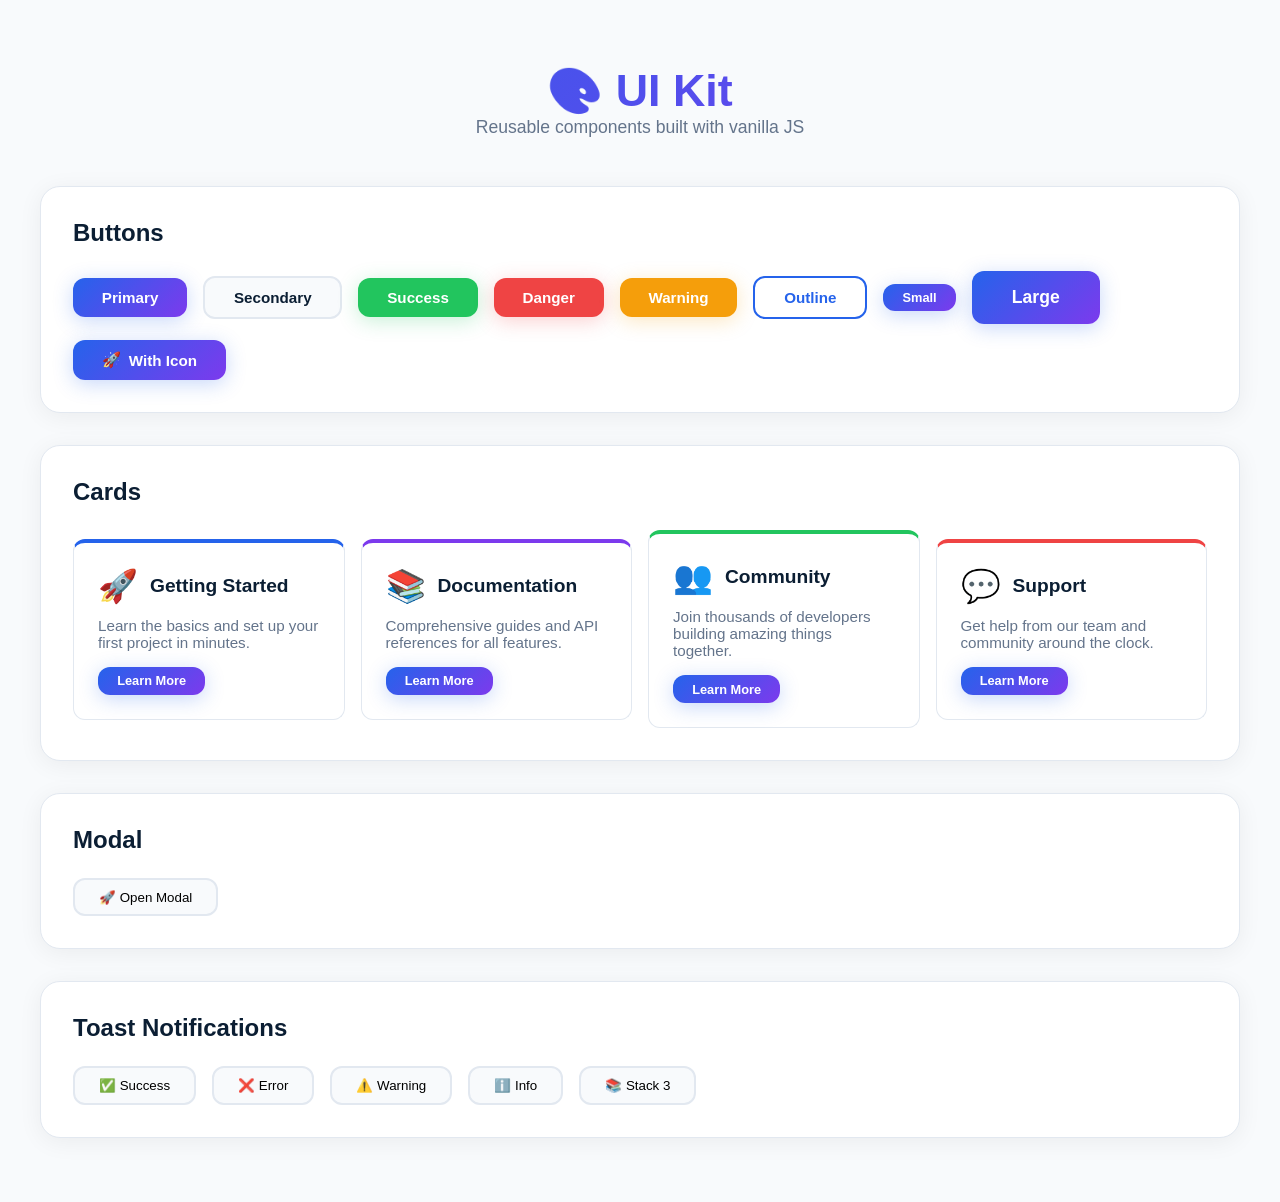
<file: week-05/index.html>
<!DOCTYPE html>
<html lang="en">
<head>
    <meta charset="UTF-8" />
    <meta name="viewport" content="width=device-width, initial-scale=1.0" />
    <title>UI Kit · Component Library</title>
    <style>
        /* ========================================
           CSS VARIABLES
           ======================================== */
        :root {
            --primary: #2563eb;
            --primary-dark: #1d4ed8;
            --primary-light: #60a5fa;
            --secondary: #7c3aed;
            --success: #22c55e;
            --error: #ef4444;
            --warning: #f59e0b;
            --info: #3b82f6;
            --text-dark: #0b1e33;
            --text-muted: #64748b;
            --bg-light: #f8fafc;
            --border: #e2e8f0;
            --shadow: 0 4px 24px rgba(0, 0, 0, 0.06);
            --shadow-lg: 0 20px 60px rgba(0, 0, 0, 0.12);
            --radius: 12px;
            --radius-lg: 20px;
            --transition: cubic-bezier(0.34, 1.56, 0.64, 1);
        }

        * {
            margin: 0;
            padding: 0;
            box-sizing: border-box;
        }

        body {
            font-family: -apple-system, BlinkMacSystemFont, 'Segoe UI', Roboto, sans-serif;
            background: #f8fafc;
            color: var(--text-dark);
            padding: 2rem 1.5rem;
            min-height: 100vh;
        }

        .app {
            max-width: 1200px;
            margin: 0 auto;
        }

        /* ----- Header ----- */
        header {
            text-align: center;
            padding: 2rem 0 3rem;
        }

        header h1 {
            font-size: 2.8rem;
            font-weight: 700;
            background: linear-gradient(135deg, var(--primary), var(--secondary));
            -webkit-background-clip: text;
            -webkit-text-fill-color: transparent;
            background-clip: text;
        }

        header p {
            color: var(--text-muted);
            font-size: 1.1rem;
        }

        /* ----- Demo Sections ----- */
        .demo-section {
            background: white;
            border-radius: var(--radius-lg);
            padding: 2rem;
            margin-bottom: 2rem;
            border: 1px solid var(--border);
            box-shadow: var(--shadow);
        }

        .demo-section h2 {
            font-size: 1.5rem;
            font-weight: 600;
            margin-bottom: 1.5rem;
        }

        .demo-grid {
            display: flex;
            flex-wrap: wrap;
            gap: 1rem;
            align-items: center;
        }

        .demo-btn {
            padding: 0.6rem 1.5rem;
            background: var(--bg-light);
            border: 2px solid var(--border);
            border-radius: var(--radius);
            font-weight: 500;
            cursor: pointer;
            transition: all 0.3s var(--transition);
        }

        .demo-btn:hover {
            border-color: var(--primary);
            color: var(--primary);
            transform: translateY(-2px);
        }

        /* ========================================
           BUTTON COMPONENT
           ======================================== */
        .btn {
            display: inline-flex;
            align-items: center;
            justify-content: center;
            gap: 0.5rem;
            padding: 0.7rem 1.8rem;
            border: none;
            border-radius: var(--radius);
            font-weight: 600;
            font-size: 0.95rem;
            cursor: pointer;
            transition: all 0.3s var(--transition);
        }

        .btn-primary {
            background: linear-gradient(135deg, var(--primary), var(--secondary));
            color: white;
            box-shadow: 0 4px 20px rgba(37, 99, 235, 0.25);
        }

        .btn-primary:hover {
            transform: translateY(-3px) scale(1.02);
            box-shadow: 0 8px 35px rgba(37, 99, 235, 0.35);
        }

        .btn-secondary {
            background: var(--bg-light);
            color: var(--text-dark);
            border: 2px solid var(--border);
        }

        .btn-secondary:hover {
            border-color: var(--primary);
            color: var(--primary);
            transform: translateY(-3px);
        }

        .btn-success {
            background: var(--success);
            color: white;
            box-shadow: 0 4px 20px rgba(34, 197, 94, 0.25);
        }

        .btn-success:hover {
            transform: translateY(-3px) scale(1.02);
            box-shadow: 0 8px 35px rgba(34, 197, 94, 0.35);
        }

        .btn-danger {
            background: var(--error);
            color: white;
            box-shadow: 0 4px 20px rgba(239, 68, 68, 0.25);
        }

        .btn-danger:hover {
            transform: translateY(-3px) scale(1.02);
            box-shadow: 0 8px 35px rgba(239, 68, 68, 0.35);
        }

        .btn-warning {
            background: var(--warning);
            color: white;
            box-shadow: 0 4px 20px rgba(245, 158, 11, 0.25);
        }

        .btn-warning:hover {
            transform: translateY(-3px) scale(1.02);
            box-shadow: 0 8px 35px rgba(245, 158, 11, 0.35);
        }

        .btn-outline {
            background: transparent;
            color: var(--primary);
            border: 2px solid var(--primary);
        }

        .btn-outline:hover {
            background: var(--primary);
            color: white;
            transform: translateY(-3px);
        }

        .btn-sm {
            padding: 0.4rem 1.2rem;
            font-size: 0.8rem;
        }

        .btn-lg {
            padding: 1rem 2.5rem;
            font-size: 1.1rem;
        }

        .btn:active {
            transform: scale(0.96);
        }

        /* ========================================
           CARD COMPONENT
           ======================================== */
        .card {
            background: white;
            border-radius: var(--radius);
            border: 1px solid var(--border);
            padding: 1.5rem;
            transition: all 0.4s var(--transition);
            min-width: 220px;
            max-width: 320px;
            flex: 1;
        }

        .card:hover {
            transform: translateY(-6px);
            box-shadow: var(--shadow-lg);
            border-color: var(--primary-light);
        }

        .card-header {
            display: flex;
            align-items: center;
            gap: 0.75rem;
            margin-bottom: 0.75rem;
        }

        .card-icon {
            font-size: 2rem;
        }

        .card-title {
            font-size: 1.2rem;
            font-weight: 600;
        }

        .card-body {
            color: var(--text-muted);
            font-size: 0.95rem;
            margin-bottom: 1rem;
        }

        .card-footer {
            display: flex;
            gap: 0.5rem;
            flex-wrap: wrap;
        }

        .card-variant-primary {
            border-top: 4px solid var(--primary);
        }

        .card-variant-secondary {
            border-top: 4px solid var(--secondary);
        }

        .card-variant-success {
            border-top: 4px solid var(--success);
        }

        .card-variant-danger {
            border-top: 4px solid var(--error);
        }

        .card-variant-warning {
            border-top: 4px solid var(--warning);
        }

        .card-hover {
            cursor: pointer;
        }

        /* ========================================
           MODAL COMPONENT
           ======================================== */
        .modal-overlay {
            position: fixed;
            top: 0;
            left: 0;
            right: 0;
            bottom: 0;
            background: rgba(0, 0, 0, 0.5);
            backdrop-filter: blur(8px);
            display: flex;
            align-items: center;
            justify-content: center;
            z-index: 1000;
            animation: modalFadeIn 0.3s var(--transition);
        }

        @keyframes modalFadeIn {
            from {
                opacity: 0;
                transform: scale(0.9);
            }
            to {
                opacity: 1;
                transform: scale(1);
            }
        }

        .modal {
            background: white;
            border-radius: var(--radius-lg);
            padding: 2rem;
            max-width: 500px;
            width: 90%;
            max-height: 80vh;
            overflow-y: auto;
            box-shadow: var(--shadow-lg);
            animation: modalSlideIn 0.4s var(--transition);
        }

        @keyframes modalSlideIn {
            from {
                opacity: 0;
                transform: translateY(30px) scale(0.95);
            }
            to {
                opacity: 1;
                transform: translateY(0) scale(1);
            }
        }

        .modal-header {
            display: flex;
            justify-content: space-between;
            align-items: flex-start;
            margin-bottom: 1rem;
        }

        .modal-title {
            font-size: 1.5rem;
            font-weight: 600;
        }

        .modal-close {
            background: none;
            border: none;
            font-size: 1.5rem;
            cursor: pointer;
            color: var(--text-muted);
            padding: 0.2rem 0.5rem;
            border-radius: var(--radius);
            transition: all 0.3s var(--transition);
        }

        .modal-close:hover {
            background: var(--bg-light);
            color: var(--text-dark);
        }

        .modal-body {
            color: var(--text-muted);
            margin-bottom: 1.5rem;
            line-height: 1.7;
        }

        .modal-footer {
            display: flex;
            gap: 0.8rem;
            justify-content: flex-end;
        }

        /* ========================================
           TOAST COMPONENT
           ======================================== */
        #toastContainer {
            position: fixed;
            bottom: 2rem;
            right: 2rem;
            display: flex;
            flex-direction: column;
            gap: 0.8rem;
            z-index: 2000;
            max-width: 400px;
            width: 100%;
            pointer-events: none;
        }

        #toastContainer .toast {
            pointer-events: auto;
        }

        .toast {
            background: white;
            border-radius: var(--radius);
            padding: 1rem 1.2rem;
            box-shadow: var(--shadow-lg);
            display: flex;
            align-items: center;
            gap: 0.8rem;
            animation: toastSlideIn 0.4s var(--transition);
            border-left: 5px solid var(--primary);
            transition: all 0.3s var(--transition);
        }

        @keyframes toastSlideIn {
            from {
                opacity: 0;
                transform: translateX(100px);
            }
            to {
                opacity: 1;
                transform: translateX(0);
            }
        }

        @keyframes toastSlideOut {
            from {
                opacity: 1;
                transform: translateX(0);
            }
            to {
                opacity: 0;
                transform: translateX(100px);
            }
        }

        .toast-out {
            animation: toastSlideOut 0.3s var(--transition) forwards;
        }

        .toast-icon {
            font-size: 1.5rem;
            flex-shrink: 0;
        }

        .toast-content {
            flex: 1;
        }

        .toast-title {
            font-weight: 600;
            font-size: 0.95rem;
        }

        .toast-message {
            color: var(--text-muted);
            font-size: 0.85rem;
        }

        .toast-close {
            background: none;
            border: none;
            font-size: 1.2rem;
            cursor: pointer;
            color: var(--text-muted);
            padding: 0.2rem 0.4rem;
            border-radius: var(--radius);
            transition: all 0.3s var(--transition);
        }

        .toast-close:hover {
            background: var(--bg-light);
            color: var(--text-dark);
        }

        .toast-success {
            border-left-color: var(--success);
        }

        .toast-error {
            border-left-color: var(--error);
        }

        .toast-warning {
            border-left-color: var(--warning);
        }

        .toast-info {
            border-left-color: var(--info);
        }

        /* ========================================
           RESPONSIVE
           ======================================== */
        @media (max-width: 768px) {
            body {
                padding: 1rem;
            }

            header h1 {
                font-size: 2rem;
            }

            .demo-section {
                padding: 1.2rem;
            }

            .demo-grid {
                flex-direction: column;
                align-items: stretch;
            }

            .card {
                max-width: 100%;
            }

            .modal {
                padding: 1.5rem;
                margin: 1rem;
            }

            #toastContainer {
                bottom: 1rem;
                right: 1rem;
                left: 1rem;
                max-width: 100%;
            }

            .demo-btn {
                width: 100%;
                text-align: center;
            }

            .btn {
                width: 100%;
                justify-content: center;
            }
        }
    </style>
</head>
<body>
    <div class="app">
        <header>
            <h1>🎨 UI Kit</h1>
            <p>Reusable components built with vanilla JS</p>
        </header>

        <main>
            <!-- Buttons Section -->
            <section class="demo-section">
                <h2>Buttons</h2>
                <div class="demo-grid" id="buttonContainer"></div>
            </section>

            <!-- Cards Section -->
            <section class="demo-section">
                <h2>Cards</h2>
                <div class="demo-grid" id="cardContainer"></div>
            </section>

            <!-- Modal Section -->
            <section class="demo-section">
                <h2>Modal</h2>
                <div class="demo-grid">
                    <button id="openModalBtn" class="demo-btn">🚀 Open Modal</button>
                </div>
                <div id="modalContainer"></div>
            </section>

            <!-- Toast Section -->
            <section class="demo-section">
                <h2>Toast Notifications</h2>
                <div class="demo-grid">
                    <button class="demo-btn toast-trigger" data-type="success">✅ Success</button>
                    <button class="demo-btn toast-trigger" data-type="error">❌ Error</button>
                    <button class="demo-btn toast-trigger" data-type="warning">⚠️ Warning</button>
                    <button class="demo-btn toast-trigger" data-type="info">ℹ️ Info</button>
                    <button id="stackToastsBtn" class="demo-btn">📚 Stack 3</button>
                </div>
            </section>
        </main>
    </div>

    <div id="toastContainer"></div>

    <script>
        // ========================================
        // UI KIT · Reusable Components
        // ========================================

        // ========================================
        // 1. BUTTON COMPONENT
        // ========================================
        function createButton({
            text = 'Button',
            variant = 'primary',
            size = 'md',
            onClick = null,
            disabled = false,
            icon = null
        } = {}) {
            const button = document.createElement('button');
            button.className = `btn btn-${variant} btn-${size}`;
            button.textContent = text;
            if (disabled) button.disabled = true;

            if (icon) {
                const iconSpan = document.createElement('span');
                iconSpan.textContent = icon;
                button.prepend(iconSpan);
            }

            if (onClick && typeof onClick === 'function') {
                button.addEventListener('click', onClick);
            }

            return button;
        }

        // ========================================
        // 2. CARD COMPONENT
        // ========================================
        function createCard({
            title = 'Card Title',
            content = 'Card content goes here.',
            icon = '📄',
            variant = 'primary',
            footer = null,
            hoverable = true
        } = {}) {
            const card = document.createElement('div');
            card.className = `card card-variant-${variant}`;
            if (hoverable) card.classList.add('card-hover');

            const header = document.createElement('div');
            header.className = 'card-header';

            const iconSpan = document.createElement('span');
            iconSpan.className = 'card-icon';
            iconSpan.textContent = icon;

            const titleEl = document.createElement('h3');
            titleEl.className = 'card-title';
            titleEl.textContent = title;

            header.appendChild(iconSpan);
            header.appendChild(titleEl);

            const body = document.createElement('div');
            body.className = 'card-body';
            body.textContent = content;

            card.appendChild(header);
            card.appendChild(body);

            if (footer) {
                const footerEl = document.createElement('div');
                footerEl.className = 'card-footer';

                if (Array.isArray(footer)) {
                    footer.forEach(item => footerEl.appendChild(item));
                } else {
                    footerEl.appendChild(footer);
                }

                card.appendChild(footerEl);
            }

            return card;
        }

        // ========================================
        // 3. MODAL COMPONENT
        // ========================================
        function createModal({
            title = 'Modal Title',
            content = 'Modal content goes here.',
            confirmText = 'Confirm',
            cancelText = 'Cancel',
            onConfirm = null,
            onCancel = null,
            onClose = null
        } = {}) {
            const overlay = document.createElement('div');
            overlay.className = 'modal-overlay';

            const modal = document.createElement('div');
            modal.className = 'modal';

            const header = document.createElement('div');
            header.className = 'modal-header';

            const titleEl = document.createElement('h2');
            titleEl.className = 'modal-title';
            titleEl.textContent = title;

            const closeBtn = document.createElement('button');
            closeBtn.className = 'modal-close';
            closeBtn.textContent = '✕';
            closeBtn.addEventListener('click', () => closeModal());

            header.appendChild(titleEl);
            header.appendChild(closeBtn);

            const body = document.createElement('div');
            body.className = 'modal-body';
            body.innerHTML = content;

            const footer = document.createElement('div');
            footer.className = 'modal-footer';

            const cancelBtn = createButton({
                text: cancelText,
                variant: 'secondary',
                onClick: () => {
                    if (onCancel && typeof onCancel === 'function') onCancel();
                    closeModal();
                }
            });

            const confirmBtn = createButton({
                text: confirmText,
                variant: 'primary',
                onClick: () => {
                    if (onConfirm && typeof onConfirm === 'function') onConfirm();
                    closeModal();
                }
            });

            footer.appendChild(cancelBtn);
            footer.appendChild(confirmBtn);

            modal.appendChild(header);
            modal.appendChild(body);
            modal.appendChild(footer);
            overlay.appendChild(modal);

            function closeModal() {
                overlay.remove();
                document.body.style.overflow = '';
                if (onClose && typeof onClose === 'function') onClose();
            }

            overlay.addEventListener('click', (e) => {
                if (e.target === overlay) closeModal();
            });

            document.addEventListener('keydown', function handleEsc(e) {
                if (e.key === 'Escape') {
                    closeModal();
                    document.removeEventListener('keydown', handleEsc);
                }
            });

            function openModal() {
                document.body.appendChild(overlay);
                document.body.style.overflow = 'hidden';
            }

            return {
                open: openModal,
                close: closeModal
            };
        }

        // ========================================
        // 4. TOAST COMPONENT
        // ========================================
        function createToast({
            title = 'Notification',
            message = 'This is a toast message.',
            type = 'info',
            duration = 4000,
            icon = null,
            onClose = null
        } = {}) {
            let container = document.getElementById('toastContainer');
            if (!container) {
                container = document.createElement('div');
                container.id = 'toastContainer';
                document.body.appendChild(container);
            }

            const toast = document.createElement('div');
            toast.className = `toast toast-${type}`;

            const iconMap = {
                success: '✅',
                error: '❌',
                warning: '⚠️',
                info: 'ℹ️'
            };

            const toastIcon = document.createElement('span');
            toastIcon.className = 'toast-icon';
            toastIcon.textContent = icon || iconMap[type] || 'ℹ️';

            const content = document.createElement('div');
            content.className = 'toast-content';

            const titleEl = document.createElement('div');
            titleEl.className = 'toast-title';
            titleEl.textContent = title;

            const messageEl = document.createElement('div');
            messageEl.className = 'toast-message';
            messageEl.textContent = message;

            content.appendChild(titleEl);
            content.appendChild(messageEl);

            const closeBtn = document.createElement('button');
            closeBtn.className = 'toast-close';
            closeBtn.textContent = '✕';
            closeBtn.addEventListener('click', () => removeToast());

            toast.appendChild(toastIcon);
            toast.appendChild(content);
            toast.appendChild(closeBtn);

            container.appendChild(toast);

            let timeoutId = null;

            function removeToast() {
                toast.classList.add('toast-out');
                setTimeout(() => {
                    toast.remove();
                    if (onClose && typeof onClose === 'function') onClose();
                }, 300);
            }

            if (duration > 0) {
                timeoutId = setTimeout(() => {
                    removeToast();
                }, duration);
            }

            toast.addEventListener('mouseenter', () => {
                if (timeoutId) {
                    clearTimeout(timeoutId);
                    timeoutId = null;
                }
            });

            toast.addEventListener('mouseleave', () => {
                if (duration > 0 && !timeoutId) {
                    timeoutId = setTimeout(() => {
                        removeToast();
                    }, duration);
                }
            });

            return {
                remove: removeToast,
                element: toast
            };
        }

        // ========================================
        // DEMO · Render Components
        // ========================================

        document.addEventListener('DOMContentLoaded', function() {
            'use strict';

            // ----- 1. Render Buttons -----
            const buttonContainer = document.getElementById('buttonContainer');
            const buttonConfigs = [
                { text: 'Primary', variant: 'primary' },
                { text: 'Secondary', variant: 'secondary' },
                { text: 'Success', variant: 'success' },
                { text: 'Danger', variant: 'danger' },
                { text: 'Warning', variant: 'warning' },
                { text: 'Outline', variant: 'outline' },
                { text: 'Small', variant: 'primary', size: 'sm' },
                { text: 'Large', variant: 'primary', size: 'lg' },
                { text: 'With Icon', variant: 'primary', icon: '🚀' },
            ];

            buttonConfigs.forEach(config => {
                const btn = createButton({
                    ...config,
                    onClick: () => {
                        createToast({
                            title: 'Button Clicked',
                            message: `You clicked the "${config.text}" button!`,
                            type: 'info'
                        });
                    }
                });
                buttonContainer.appendChild(btn);
            });

            // ----- 2. Render Cards -----
            const cardContainer = document.getElementById('cardContainer');
            const cardConfigs = [{
                title: 'Getting Started',
                content: 'Learn the basics and set up your first project in minutes.',
                icon: '🚀',
                variant: 'primary'
            }, {
                title: 'Documentation',
                content: 'Comprehensive guides and API references for all features.',
                icon: '📚',
                variant: 'secondary'
            }, {
                title: 'Community',
                content: 'Join thousands of developers building amazing things together.',
                icon: '👥',
                variant: 'success'
            }, {
                title: 'Support',
                content: 'Get help from our team and community around the clock.',
                icon: '💬',
                variant: 'danger'
            }];

            cardConfigs.forEach(config => {
                const card = createCard({
                    ...config,
                    footer: createButton({
                        text: 'Learn More',
                        variant: 'primary',
                        size: 'sm',
                        onClick: () => {
                            createToast({
                                title: 'Card Action',
                                message: `You clicked "${config.title}" card.`,
                                type: 'info'
                            });
                        }
                    })
                });
                cardContainer.appendChild(card);
            });

            // ----- 3. Modal Demo -----
            const openModalBtn = document.getElementById('openModalBtn');

            openModalBtn.addEventListener('click', () => {
                const modal = createModal({
                    title: 'Welcome to UI Kit',
                    content: `
                            <p>This is a reusable modal component built with vanilla JavaScript.</p>
                            <p style="margin-top: 0.8rem; color: var(--text-muted);">
                                ✨ Features: open/close, click outside to close, Escape key support,
                                and customizable buttons with callbacks.
                            </p>
                        `,
                    confirmText: 'Got it!',
                    cancelText: 'Close',
                    onConfirm: () => {
                        createToast({
                            title: 'Modal Confirmed',
                            message: 'You confirmed the modal action!',
                            type: 'success'
                        });
                    },
                    onCancel: () => {
                        createToast({
                            title: 'Modal Cancelled',
                            message: 'You cancelled the modal action.',
                            type: 'info'
                        });
                    }
                });
                modal.open();
            });

            // ----- 4. Toast Demo -----
            const toastTriggers = document.querySelectorAll('.toast-trigger');
            const toastMessages = {
                success: { title: 'Success!', message: 'Operation completed successfully.', type: 'success' },
                error: { title: 'Error!', message: 'Something went wrong. Please try again.', type: 'error' },
                warning: { title: 'Warning!', message: 'Please review your inputs before submitting.', type: 'warning' },
                info: { title: 'Info', message: 'This is an informational message.', type: 'info' }
            };

            toastTriggers.forEach(btn => {
                btn.addEventListener('click', () => {
                    const type = btn.dataset.type;
                    const msg = toastMessages[type] || toastMessages.info;
                    createToast({
                        title: msg.title,
                        message: msg.message,
                        type: msg.type,
                        duration: 4000
                    });
                });
            });

            // ----- 5. Stack Toasts -----
            document.getElementById('stackToastsBtn').addEventListener('click', () => {
                const types = ['success', 'error', 'warning', 'info'];
                const messages = [
                    { title: 'First Toast', message: 'This is the first toast in the stack.' },
                    { title: 'Second Toast', message: 'This is the second toast, stacking naturally.' },
                    { title: 'Third Toast', message: 'This is the third toast! They stack vertically.' }
                ];

                messages.forEach((msg, index) => {
                    setTimeout(() => {
                        createToast({
                            title: msg.title,
                            message: msg.message,
                            type: types[index % types.length],
                            duration: 5000
                        });
                    }, index * 400);
                });
            });

            console.log('🎨 UI Kit loaded successfully!');
            console.log('📦 Components: Button, Card, Modal, Toast');
            console.log('💡 Try clicking the demo components above!');
        });

        // ========================================
        // EXPOSE COMPONENTS TO CONSOLE FOR TESTING
        // ========================================
        window.UIKit = {
            createButton,
            createCard,
            createModal,
            createToast
        };
    </script>
</body>
</html>
</file>
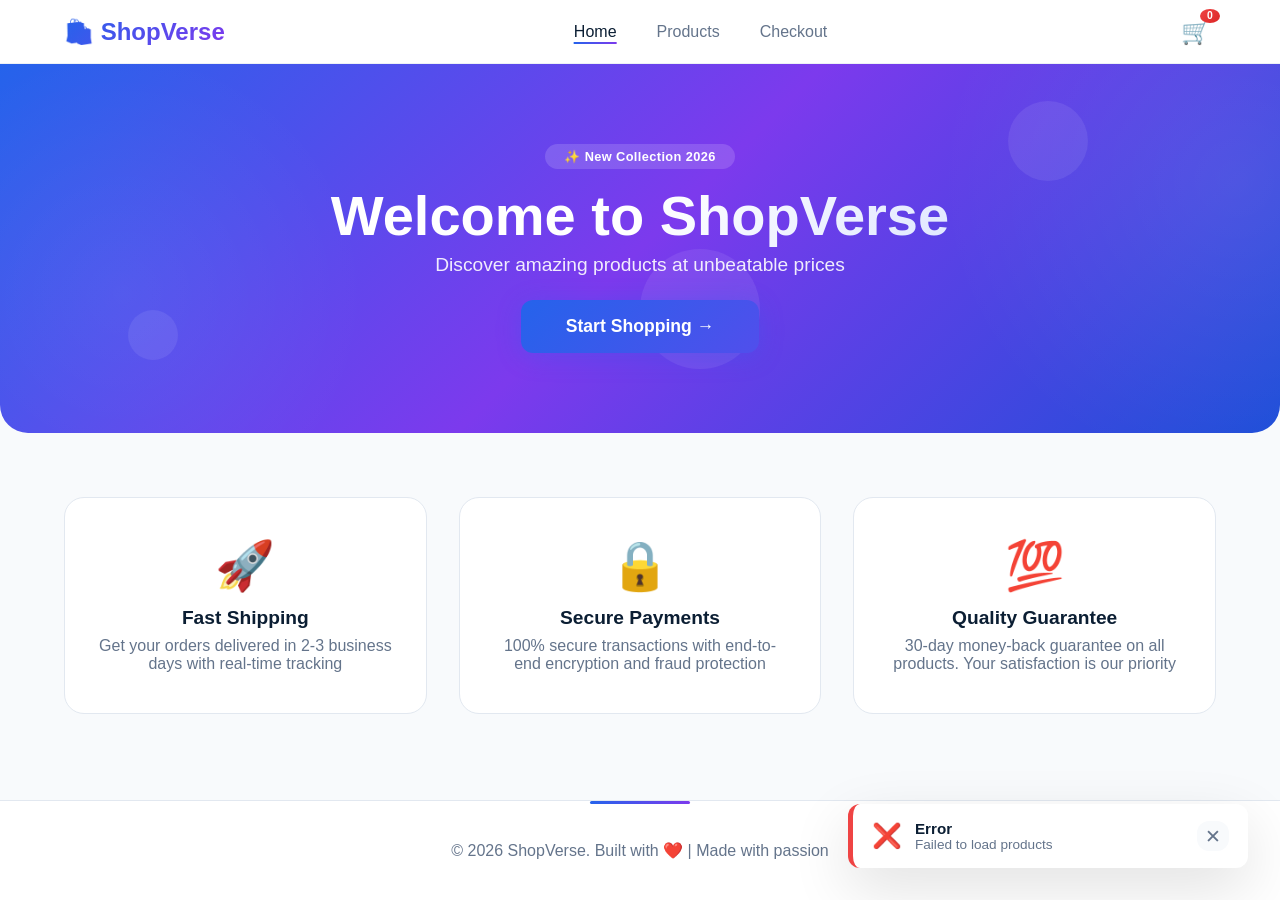
<file: week-06/index.html>
<!DOCTYPE html>
<html lang="en">
<head>
    <meta charset="UTF-8" />
    <meta name="viewport" content="width=device-width, initial-scale=1.0" />
    <title>ShopVerse · E-Commerce Store</title>
    <style>
        /* ========================================
           CSS VARIABLES & DESIGN SYSTEM
           ======================================== */
        :root {
            --primary: #2563eb;
            --primary-dark: #1d4ed8;
            --primary-light: #60a5fa;
            --primary-50: #eff6ff;
            --secondary: #7c3aed;
            --secondary-light: #a78bfa;
            --success: #22c55e;
            --error: #ef4444;
            --warning: #f59e0b;
            --info: #3b82f6;
            --text-dark: #0b1e33;
            --text-muted: #64748b;
            --text-light: #f8fafc;
            --bg-light: #f8fafc;
            --bg-dark: #0f172a;
            --border: #e2e8f0;
            --shadow-sm: 0 2px 8px rgba(0, 0, 0, 0.04);
            --shadow: 0 4px 24px rgba(0, 0, 0, 0.06);
            --shadow-lg: 0 20px 60px rgba(0, 0, 0, 0.12);
            --shadow-xl: 0 30px 80px rgba(0, 0, 0, 0.16);
            --radius: 12px;
            --radius-lg: 20px;
            --radius-xl: 28px;
            --transition: cubic-bezier(0.34, 1.56, 0.64, 1);
            --transition-smooth: cubic-bezier(0.4, 0, 0.2, 1);
        }

        * {
            margin: 0;
            padding: 0;
            box-sizing: border-box;
        }

        body {
            font-family: -apple-system, BlinkMacSystemFont, 'Segoe UI', Roboto, sans-serif;
            background: var(--bg-light);
            color: var(--text-dark);
            min-height: 100vh;
            display: flex;
            flex-direction: column;
            overflow-x: hidden;
        }

        .container {
            max-width: 1200px;
            margin: 0 auto;
            padding: 0 1.5rem;
        }

        /* ========================================
           ANIMATIONS LIBRARY
           ======================================== */
        @keyframes fadeInUp {
            from {
                opacity: 0;
                transform: translateY(40px);
            }
            to {
                opacity: 1;
                transform: translateY(0);
            }
        }

        @keyframes fadeInDown {
            from {
                opacity: 0;
                transform: translateY(-30px);
            }
            to {
                opacity: 1;
                transform: translateY(0);
            }
        }

        @keyframes fadeInLeft {
            from {
                opacity: 0;
                transform: translateX(-50px);
            }
            to {
                opacity: 1;
                transform: translateX(0);
            }
        }

        @keyframes fadeInRight {
            from {
                opacity: 0;
                transform: translateX(50px);
            }
            to {
                opacity: 1;
                transform: translateX(0);
            }
        }

        @keyframes fadeInScale {
            from {
                opacity: 0;
                transform: scale(0.85);
            }
            to {
                opacity: 1;
                transform: scale(1);
            }
        }

        @keyframes float {
            0%,
            100% {
                transform: translateY(0px) rotate(0deg);
            }
            50% {
                transform: translateY(-16px) rotate(2deg);
            }
        }

        @keyframes floatSlow {
            0%,
            100% {
                transform: translateY(0px);
            }
            50% {
                transform: translateY(-10px);
            }
        }

        @keyframes pulseGlow {
            0%,
            100% {
                opacity: 0.6;
                transform: scale(1);
                box-shadow: 0 0 20px rgba(37, 99, 235, 0.1);
            }
            50% {
                opacity: 1;
                transform: scale(1.05);
                box-shadow: 0 0 40px rgba(37, 99, 235, 0.3);
            }
        }

        @keyframes shimmer {
            0% {
                background-position: -200% center;
            }
            100% {
                background-position: 200% center;
            }
        }

        @keyframes gradientMove {
            0% {
                background-position: 0% 50%;
            }
            50% {
                background-position: 100% 50%;
            }
            100% {
                background-position: 0% 50%;
            }
        }

        @keyframes spin {
            to {
                transform: rotate(360deg);
            }
        }

        @keyframes slideInRight {
            from {
                opacity: 0;
                transform: translateX(40px);
            }
            to {
                opacity: 1;
                transform: translateX(0);
            }
        }

        @keyframes toastSlideIn {
            from {
                opacity: 0;
                transform: translateX(100px) scale(0.9);
            }
            to {
                opacity: 1;
                transform: translateX(0) scale(1);
            }
        }

        @keyframes toastSlideOut {
            from {
                opacity: 1;
                transform: translateX(0) scale(1);
            }
            to {
                opacity: 0;
                transform: translateX(100px) scale(0.9);
            }
        }

        @keyframes bounceIn {
            0% {
                opacity: 0;
                transform: scale(0.3);
            }
            50% {
                opacity: 1;
                transform: scale(1.05);
            }
            70% {
                transform: scale(0.9);
            }
            100% {
                transform: scale(1);
            }
        }

        @keyframes rotate {
            from {
                transform: rotate(0deg);
            }
            to {
                transform: rotate(360deg);
            }
        }

        @keyframes wiggle {
            0%,
            100% {
                transform: rotate(0deg);
            }
            25% {
                transform: rotate(-5deg);
            }
            75% {
                transform: rotate(5deg);
            }
        }

        @keyframes typewriter {
            from {
                width: 0;
            }
            to {
                width: 100%;
            }
        }

        @keyframes blinkCursor {
            0%,
            100% {
                border-color: transparent;
            }
            50% {
                border-color: var(--primary);
            }
        }

        /* ========================================
           SCROLL REVEAL CLASSES
           ======================================== */
        .reveal {
            opacity: 0;
            transform: translateY(40px);
            transition: all 0.8s var(--transition-smooth);
        }

        .reveal.visible {
            opacity: 1;
            transform: translateY(0);
        }

        .reveal-left {
            opacity: 0;
            transform: translateX(-40px);
            transition: all 0.8s var(--transition-smooth);
        }

        .reveal-left.visible {
            opacity: 1;
            transform: translateX(0);
        }

        .reveal-right {
            opacity: 0;
            transform: translateX(40px);
            transition: all 0.8s var(--transition-smooth);
        }

        .reveal-right.visible {
            opacity: 1;
            transform: translateX(0);
        }

        .reveal-scale {
            opacity: 0;
            transform: scale(0.85);
            transition: all 0.8s var(--transition-smooth);
        }

        .reveal-scale.visible {
            opacity: 1;
            transform: scale(1);
        }

        /* ========================================
           NAVBAR
           ======================================== */
        .navbar {
            background: rgba(255, 255, 255, 0.92);
            backdrop-filter: blur(20px) saturate(180%);
            -webkit-backdrop-filter: blur(20px) saturate(180%);
            border-bottom: 1px solid rgba(226, 232, 240, 0.6);
            position: sticky;
            top: 0;
            z-index: 100;
            transition: all 0.3s var(--transition-smooth);
            animation: fadeInDown 0.6s var(--transition);
        }

        .navbar.scrolled {
            box-shadow: var(--shadow);
        }

        .navbar .container {
            display: flex;
            justify-content: space-between;
            align-items: center;
            padding: 0.8rem 1.5rem;
        }

        .logo {
            font-size: 1.5rem;
            font-weight: 800;
            text-decoration: none;
            background: linear-gradient(135deg, var(--primary), var(--secondary));
            -webkit-background-clip: text;
            -webkit-text-fill-color: transparent;
            background-clip: text;
            cursor: pointer;
            transition: all 0.3s var(--transition);
            position: relative;
        }

        .logo::after {
            content: '';
            position: absolute;
            bottom: -2px;
            left: 0;
            width: 0;
            height: 2px;
            background: linear-gradient(135deg, var(--primary), var(--secondary));
            transition: width 0.3s var(--transition-smooth);
        }

        .logo:hover::after {
            width: 100%;
        }

        .logo:hover {
            transform: scale(1.05);
        }

        .nav-toggle {
            display: none;
            flex-direction: column;
            gap: 5px;
            background: none;
            border: none;
            cursor: pointer;
            padding: 0.3rem;
        }

        .nav-toggle span {
            display: block;
            width: 25px;
            height: 3px;
            background: var(--text-dark);
            border-radius: 3px;
            transition: all 0.3s var(--transition-smooth);
        }

        .nav-toggle:hover span {
            background: var(--primary);
        }

        .nav-menu {
            display: flex;
            list-style: none;
            gap: 2.5rem;
            align-items: center;
        }

        .nav-menu a {
            text-decoration: none;
            color: var(--text-muted);
            font-weight: 500;
            transition: all 0.3s var(--transition-smooth);
            cursor: pointer;
            position: relative;
            padding: 0.3rem 0;
        }

        .nav-menu a::after {
            content: '';
            position: absolute;
            bottom: 0;
            left: 50%;
            width: 0;
            height: 2px;
            background: linear-gradient(90deg, var(--primary), var(--secondary));
            transition: all 0.3s var(--transition-smooth);
            transform: translateX(-50%);
        }

        .nav-menu a:hover::after,
        .nav-menu a.active::after {
            width: 100%;
        }

        .nav-menu a:hover,
        .nav-menu a.active {
            color: var(--text-dark);
        }

        .cart-icon {
            position: relative;
            font-size: 1.5rem;
            cursor: pointer;
            transition: all 0.3s var(--transition);
            padding: 0.3rem;
        }

        .cart-icon:hover {
            transform: scale(1.15) rotate(-8deg);
        }

        .cart-badge {
            position: absolute;
            top: -4px;
            right: -4px;
            background: linear-gradient(135deg, var(--error), #dc2626);
            color: white;
            font-size: 0.65rem;
            font-weight: 700;
            padding: 0.1rem 0.4rem;
            border-radius: 50%;
            min-width: 20px;
            text-align: center;
            animation: pulseGlow 2s ease-in-out infinite;
        }

        /* ========================================
           PAGES
           ======================================== */
        .page {
            display: none;
            animation: fadeInUp 0.6s var(--transition);
        }

        .page.active {
            display: block;
        }

        /* ========================================
           HOME PAGE
           ======================================== */
        .hero {
            position: relative;
            background: linear-gradient(135deg, var(--primary), var(--secondary), var(--primary-dark));
            color: white;
            padding: 5rem 0;
            text-align: center;
            overflow: hidden;
            border-radius: 0 0 var(--radius-xl) var(--radius-xl);
        }

        .hero::before {
            content: '';
            position: absolute;
            top: -50%;
            right: -20%;
            width: 600px;
            height: 600px;
            background: radial-gradient(circle, rgba(255, 255, 255, 0.08), transparent 70%);
            border-radius: 50%;
            animation: floatSlow 20s ease-in-out infinite;
        }

        .hero::after {
            content: '';
            position: absolute;
            bottom: -30%;
            left: -10%;
            width: 500px;
            height: 500px;
            background: radial-gradient(circle, rgba(255, 255, 255, 0.05), transparent 70%);
            border-radius: 50%;
            animation: floatSlow 25s ease-in-out infinite reverse;
        }

        .hero .container {
            position: relative;
            z-index: 1;
            animation: fadeInUp 1s var(--transition);
        }

        .hero-badge {
            display: inline-block;
            background: rgba(255, 255, 255, 0.15);
            padding: 0.3rem 1.2rem;
            border-radius: 60px;
            font-size: 0.8rem;
            font-weight: 600;
            letter-spacing: 0.03em;
            margin-bottom: 1rem;
            animation: pulseGlow 3s ease-in-out infinite;
        }

        .hero h1 {
            font-size: 3.5rem;
            font-weight: 800;
            margin-bottom: 0.5rem;
            line-height: 1.1;
        }

        .hero .gradient-text {
            background: linear-gradient(135deg, #fff, #e0e7ff, #c7d2fe);
            -webkit-background-clip: text;
            -webkit-text-fill-color: transparent;
            background-clip: text;
            background-size: 200% 200%;
            animation: gradientMove 4s ease infinite;
        }

        .hero p {
            font-size: 1.2rem;
            opacity: 0.9;
            margin-bottom: 1.5rem;
        }

        .hero .btn {
            animation: pulseGlow 2s ease-in-out infinite;
        }

        .floating-shapes {
            position: absolute;
            width: 100%;
            height: 100%;
            top: 0;
            left: 0;
            pointer-events: none;
            overflow: hidden;
        }

        .shape {
            position: absolute;
            border-radius: 50%;
            opacity: 0.08;
        }

        .shape-1 {
            width: 80px;
            height: 80px;
            background: white;
            top: 10%;
            right: 15%;
            animation: float 6s ease-in-out infinite;
        }

        .shape-2 {
            width: 50px;
            height: 50px;
            background: white;
            bottom: 20%;
            left: 10%;
            animation: float 8s ease-in-out infinite 1s;
        }

        .shape-3 {
            width: 120px;
            height: 120px;
            background: white;
            top: 50%;
            left: 50%;
            animation: float 10s ease-in-out infinite 2s;
        }

        /* Features Grid */
        .features-grid {
            display: grid;
            grid-template-columns: repeat(auto-fit, minmax(260px, 1fr));
            gap: 2rem;
            padding: 4rem 0;
        }

        .feature-card {
            background: white;
            padding: 2.5rem 2rem;
            border-radius: var(--radius-lg);
            border: 1px solid var(--border);
            text-align: center;
            transition: all 0.5s var(--transition);
            position: relative;
            overflow: hidden;
            cursor: default;
        }

        .feature-card::before {
            content: '';
            position: absolute;
            top: 0;
            left: 0;
            right: 0;
            height: 4px;
            background: linear-gradient(90deg, var(--primary), var(--secondary));
            opacity: 0;
            transition: opacity 0.5s var(--transition-smooth);
        }

        .feature-card:hover::before {
            opacity: 1;
        }

        .feature-card::after {
            content: '';
            position: absolute;
            top: 0;
            left: 0;
            right: 0;
            bottom: 0;
            background: linear-gradient(135deg, rgba(37, 99, 235, 0.02), rgba(124, 58, 237, 0.02));
            opacity: 0;
            transition: opacity 0.5s var(--transition-smooth);
        }

        .feature-card:hover::after {
            opacity: 1;
        }

        .feature-card:hover {
            transform: translateY(-8px) scale(1.02);
            box-shadow: var(--shadow-lg);
            border-color: var(--primary-light);
        }

        .feature-icon {
            font-size: 3rem;
            margin-bottom: 0.8rem;
            display: inline-block;
            transition: all 0.5s var(--transition);
            position: relative;
            z-index: 1;
        }

        .feature-card:hover .feature-icon {
            transform: scale(1.2) rotate(-8deg);
        }

        .feature-card h3 {
            font-size: 1.2rem;
            font-weight: 600;
            margin-bottom: 0.5rem;
            position: relative;
            z-index: 1;
        }

        .feature-card p {
            color: var(--text-muted);
            position: relative;
            z-index: 1;
        }

        /* ========================================
           BUTTONS (from UI Kit)
           ======================================== */
        .btn {
            display: inline-flex;
            align-items: center;
            justify-content: center;
            gap: 0.5rem;
            padding: 0.7rem 1.8rem;
            border: none;
            border-radius: var(--radius);
            font-weight: 600;
            font-size: 0.95rem;
            cursor: pointer;
            transition: all 0.4s var(--transition);
            text-decoration: none;
            position: relative;
            overflow: hidden;
        }

        .btn::before {
            content: '';
            position: absolute;
            top: 0;
            left: -100%;
            width: 100%;
            height: 100%;
            background: linear-gradient(90deg, transparent, rgba(255, 255, 255, 0.15), transparent);
            transition: left 0.6s var(--transition-smooth);
        }

        .btn:hover::before {
            left: 100%;
        }

        .btn:active {
            transform: scale(0.94) !important;
        }

        .btn-primary {
            background: linear-gradient(135deg, var(--primary), var(--secondary));
            color: white;
            box-shadow: 0 4px 25px rgba(37, 99, 235, 0.3);
            background-size: 200% 200%;
            animation: gradientMove 4s ease infinite;
        }

        .btn-primary:hover {
            transform: translateY(-3px) scale(1.03);
            box-shadow: 0 8px 40px rgba(37, 99, 235, 0.4);
        }

        .btn-secondary {
            background: rgba(255, 255, 255, 0.15);
            color: white;
            border: 2px solid rgba(255, 255, 255, 0.3);
        }

        .btn-secondary:hover {
            background: rgba(255, 255, 255, 0.25);
            transform: translateY(-3px);
        }

        .btn-success {
            background: linear-gradient(135deg, var(--success), #16a34a);
            color: white;
            box-shadow: 0 4px 25px rgba(34, 197, 94, 0.3);
        }

        .btn-success:hover {
            transform: translateY(-3px);
            box-shadow: 0 8px 40px rgba(34, 197, 94, 0.4);
        }

        .btn-danger {
            background: linear-gradient(135deg, var(--error), #dc2626);
            color: white;
            box-shadow: 0 4px 25px rgba(239, 68, 68, 0.3);
        }

        .btn-danger:hover {
            transform: translateY(-3px);
            box-shadow: 0 8px 40px rgba(239, 68, 68, 0.4);
        }

        .btn-sm {
            padding: 0.4rem 1.2rem;
            font-size: 0.8rem;
        }

        .btn-lg {
            padding: 1rem 2.8rem;
            font-size: 1.1rem;
        }

        /* ========================================
           PRODUCTS PAGE
           ======================================== */
        .products-header {
            display: flex;
            justify-content: space-between;
            align-items: center;
            flex-wrap: wrap;
            gap: 1rem;
            padding: 2.5rem 0 1.5rem;
        }

        .products-header h2 {
            font-size: 2.2rem;
            font-weight: 700;
            background: linear-gradient(135deg, var(--primary), var(--secondary));
            -webkit-background-clip: text;
            -webkit-text-fill-color: transparent;
            background-clip: text;
        }

        .filters {
            display: flex;
            gap: 1rem;
            flex-wrap: wrap;
        }

        #searchInput {
            padding: 0.7rem 1.2rem;
            border: 2px solid var(--border);
            border-radius: var(--radius);
            font-size: 0.95rem;
            min-width: 220px;
            transition: all 0.3s var(--transition-smooth);
            background: white;
        }

        #searchInput:focus {
            border-color: var(--primary);
            outline: none;
            box-shadow: 0 0 0 4px rgba(37, 99, 235, 0.06);
            transform: scale(1.02);
        }

        #categoryFilter {
            padding: 0.7rem 1.2rem;
            border: 2px solid var(--border);
            border-radius: var(--radius);
            font-size: 0.95rem;
            background: white;
            cursor: pointer;
            transition: all 0.3s var(--transition-smooth);
        }

        #categoryFilter:focus {
            border-color: var(--primary);
            outline: none;
            box-shadow: 0 0 0 4px rgba(37, 99, 235, 0.06);
        }

        .products-grid {
            display: grid;
            grid-template-columns: repeat(auto-fill, minmax(260px, 1fr));
            gap: 1.8rem;
            padding: 1.5rem 0 3rem;
        }

        .product-card {
            background: white;
            border-radius: var(--radius-lg);
            border: 1px solid var(--border);
            overflow: hidden;
            transition: all 0.5s var(--transition);
            animation: fadeInScale 0.6s var(--transition) forwards;
            position: relative;
        }

        .product-card:hover {
            transform: translateY(-8px) scale(1.02);
            box-shadow: var(--shadow-lg);
            border-color: var(--primary-light);
        }

        .product-card .product-image-wrapper {
            position: relative;
            overflow: hidden;
            background: var(--bg-light);
            padding: 1rem;
            height: 220px;
            display: flex;
            align-items: center;
            justify-content: center;
        }

        .product-card .product-image {
            width: 100%;
            height: 100%;
            object-fit: contain;
            transition: all 0.5s var(--transition);
        }

        .product-card:hover .product-image {
            transform: scale(1.08);
        }

        .product-card .product-overlay {
            position: absolute;
            top: 0;
            left: 0;
            right: 0;
            bottom: 0;
            background: rgba(0, 0, 0, 0.03);
            opacity: 0;
            transition: opacity 0.5s var(--transition-smooth);
        }

        .product-card:hover .product-overlay {
            opacity: 1;
        }

        .product-card .product-badge {
            position: absolute;
            top: 0.8rem;
            right: 0.8rem;
            background: linear-gradient(135deg, var(--primary), var(--secondary));
            color: white;
            padding: 0.2rem 0.8rem;
            border-radius: 20px;
            font-size: 0.7rem;
            font-weight: 600;
        }

        .product-info {
            padding: 1.2rem 1.2rem 1.5rem;
        }

        .product-category {
            font-size: 0.75rem;
            color: var(--text-muted);
            text-transform: uppercase;
            letter-spacing: 0.05em;
            font-weight: 600;
        }

        .product-title {
            font-size: 1rem;
            font-weight: 600;
            margin: 0.3rem 0;
            display: -webkit-box;
            -webkit-line-clamp: 2;
            -webkit-box-orient: vertical;
            overflow: hidden;
            transition: color 0.3s var(--transition-smooth);
        }

        .product-card:hover .product-title {
            color: var(--primary);
        }

        .product-price {
            font-size: 1.4rem;
            font-weight: 700;
            color: var(--primary);
            margin: 0.5rem 0 0.8rem;
        }

        .product-actions {
            display: flex;
            gap: 0.5rem;
            flex-wrap: wrap;
        }

        /* ========================================
           CART / CHECKOUT
           ======================================== */
        .cart-container {
            padding: 2rem 0;
        }

        .cart-item {
            display: flex;
            align-items: center;
            gap: 1.5rem;
            background: white;
            padding: 1.2rem;
            border-radius: var(--radius);
            border: 1px solid var(--border);
            margin-bottom: 1rem;
            animation: slideInRight 0.5s var(--transition);
            transition: all 0.3s var(--transition-smooth);
        }

        .cart-item:hover {
            border-color: var(--primary-light);
            box-shadow: var(--shadow);
        }

        .cart-item-image {
            width: 80px;
            height: 80px;
            object-fit: contain;
            background: var(--bg-light);
            border-radius: var(--radius);
            transition: all 0.3s var(--transition);
        }

        .cart-item:hover .cart-item-image {
            transform: scale(1.05);
        }

        .cart-item-info {
            flex: 1;
        }

        .cart-item-title {
            font-weight: 600;
        }

        .cart-item-price {
            color: var(--primary);
            font-weight: 600;
        }

        .cart-item-quantity {
            display: flex;
            align-items: center;
            gap: 0.5rem;
        }

        .cart-item-quantity button {
            width: 32px;
            height: 32px;
            border: 2px solid var(--border);
            border-radius: var(--radius);
            background: white;
            cursor: pointer;
            font-weight: 700;
            transition: all 0.3s var(--transition);
        }

        .cart-item-quantity button:hover {
            border-color: var(--primary);
            color: var(--primary);
            transform: scale(1.1);
        }

        .cart-item-total {
            font-weight: 600;
            min-width: 60px;
            text-align: right;
        }

        .empty-cart {
            text-align: center;
            padding: 4rem 0;
        }

        .empty-icon {
            font-size: 4rem;
            margin-bottom: 0.5rem;
            animation: float 3s ease-in-out infinite;
        }

        .cart-summary {
            background: white;
            padding: 2rem;
            border-radius: var(--radius-lg);
            border: 1px solid var(--border);
            max-width: 400px;
            margin-left: auto;
            animation: fadeInUp 0.6s var(--transition);
            box-shadow: var(--shadow);
        }

        .summary-row {
            display: flex;
            justify-content: space-between;
            padding: 0.6rem 0;
            border-bottom: 1px solid var(--border);
        }

        .summary-row.total {
            font-size: 1.2rem;
            font-weight: 700;
            border-bottom: none;
            padding-top: 1rem;
            color: var(--primary);
        }

        .checkout-btn {
            width: 100%;
            margin-top: 1rem;
        }

        /* ========================================
           LOADING & ERROR STATES
           ======================================== */
        .loading-state {
            text-align: center;
            padding: 4rem 0;
        }

        .spinner {
            width: 50px;
            height: 50px;
            border: 4px solid var(--border);
            border-top: 4px solid var(--primary);
            border-radius: 50%;
            animation: spin 0.8s ease-in-out infinite;
            margin: 0 auto 1rem;
        }

        .error-state {
            text-align: center;
            padding: 4rem 0;
        }

        .error-state.hidden {
            display: none;
        }

        .error-icon {
            font-size: 4rem;
            margin-bottom: 0.5rem;
        }

        /* ========================================
           TOAST (from UI Kit)
           ======================================== */
        #toastContainer {
            position: fixed;
            bottom: 2rem;
            right: 2rem;
            display: flex;
            flex-direction: column;
            gap: 0.8rem;
            z-index: 2000;
            max-width: 400px;
            width: 100%;
            pointer-events: none;
        }

        #toastContainer .toast {
            pointer-events: auto;
        }

        .toast {
            background: white;
            border-radius: var(--radius);
            padding: 1rem 1.2rem;
            box-shadow: var(--shadow-lg);
            display: flex;
            align-items: center;
            gap: 0.8rem;
            animation: toastSlideIn 0.5s var(--transition);
            border-left: 5px solid var(--primary);
            transition: all 0.3s var(--transition-smooth);
        }

        .toast:hover {
            transform: scale(1.02);
        }

        .toast-out {
            animation: toastSlideOut 0.4s var(--transition-smooth) forwards;
        }

        .toast-icon {
            font-size: 1.5rem;
            flex-shrink: 0;
            animation: wiggle 2s ease-in-out infinite;
        }

        .toast-content {
            flex: 1;
        }

        .toast-title {
            font-weight: 600;
            font-size: 0.95rem;
        }

        .toast-message {
            color: var(--text-muted);
            font-size: 0.85rem;
        }

        .toast-close {
            background: var(--bg-light);
            border: none;
            font-size: 1.2rem;
            cursor: pointer;
            color: var(--text-muted);
            padding: 0.2rem 0.5rem;
            border-radius: var(--radius);
            transition: all 0.3s var(--transition);
        }

        .toast-close:hover {
            background: var(--error);
            color: white;
            transform: rotate(90deg) scale(1.1);
        }

        .toast-success {
            border-left-color: var(--success);
        }
        .toast-error {
            border-left-color: var(--error);
        }
        .toast-warning {
            border-left-color: var(--warning);
        }
        .toast-info {
            border-left-color: var(--info);
        }

        /* ========================================
           FOOTER
           ======================================== */
        .footer {
            margin-top: auto;
            background: white;
            border-top: 1px solid var(--border);
            padding: 2.5rem 0;
            text-align: center;
            color: var(--text-muted);
            position: relative;
        }

        .footer::before {
            content: '';
            position: absolute;
            top: 0;
            left: 50%;
            transform: translateX(-50%);
            width: 100px;
            height: 3px;
            background: linear-gradient(90deg, var(--primary), var(--secondary));
            border-radius: 3px;
        }

        /* ========================================
           RESPONSIVE
           ======================================== */
        @media (max-width: 768px) {
            .nav-toggle {
                display: flex;
            }

            .nav-menu {
                display: none;
                flex-direction: column;
                width: 100%;
                padding: 1rem 0;
                gap: 0.8rem;
                border-top: 1px solid var(--border);
                margin-top: 0.5rem;
            }

            .nav-menu.open {
                display: flex;
                animation: fadeInUp 0.3s var(--transition);
            }

            .navbar .container {
                flex-wrap: wrap;
            }

            .hero h1 {
                font-size: 2.5rem;
            }

            .hero p {
                font-size: 1rem;
            }

            .products-header {
                flex-direction: column;
                align-items: stretch;
            }

            .filters {
                flex-direction: column;
            }

            #searchInput,
            #categoryFilter {
                width: 100%;
            }

            .products-grid {
                grid-template-columns: repeat(auto-fill, minmax(180px, 1fr));
                gap: 1rem;
            }

            .cart-item {
                flex-wrap: wrap;
                gap: 0.8rem;
            }

            .cart-summary {
                max-width: 100%;
            }

            #toastContainer {
                bottom: 1rem;
                right: 1rem;
                left: 1rem;
                max-width: 100%;
            }

            .cart-item-quantity {
                width: 100%;
                justify-content: flex-start;
            }
        }

        @media (max-width: 480px) {
            .hero h1 {
                font-size: 2rem;
            }

            .hero {
                padding: 3rem 0;
            }

            .products-grid {
                grid-template-columns: 1fr 1fr;
                gap: 0.8rem;
            }

            .product-info {
                padding: 0.8rem;
            }

            .product-title {
                font-size: 0.85rem;
            }

            .product-price {
                font-size: 1rem;
            }

            .product-actions .btn {
                font-size: 0.7rem;
                padding: 0.3rem 0.8rem;
            }

            .feature-card {
                padding: 1.5rem;
            }
        }
    </style>
</head>
<body>
    <!-- Navigation -->
    <nav class="navbar" id="navbar">
        <div class="container">
            <div class="nav-brand">
                <a class="logo" onclick="navigateTo('home')">🛍️ ShopVerse</a>
            </div>
            <button class="nav-toggle" aria-label="Toggle navigation">
                <span></span><span></span><span></span>
            </button>
            <ul class="nav-menu">
                <li><a class="active" data-page="home" onclick="navigateTo('home')">Home</a></li>
                <li><a data-page="products" onclick="navigateTo('products')">Products</a></li>
                <li><a data-page="checkout" onclick="navigateTo('checkout')">Checkout</a></li>
            </ul>
            <div class="cart-icon" onclick="navigateTo('checkout')">
                🛒
                <span class="cart-badge" id="cartBadge">0</span>
            </div>
        </div>
    </nav>

    <!-- Main Content -->
    <main id="app">
        <!-- Home Page -->
        <section id="homePage" class="page active">
            <div class="hero">
                <div class="floating-shapes">
                    <div class="shape shape-1"></div>
                    <div class="shape shape-2"></div>
                    <div class="shape shape-3"></div>
                </div>
                <div class="container">
                    <span class="hero-badge">✨ New Collection 2026</span>
                    <h1>Welcome to <span class="gradient-text">ShopVerse</span></h1>
                    <p>Discover amazing products at unbeatable prices</p>
                    <button class="btn btn-primary btn-lg" onclick="navigateTo('products')">
                        Start Shopping →
                    </button>
                </div>
            </div>

            <div class="container">
                <div class="features-grid">
                    <div class="feature-card reveal">
                        <div class="feature-icon">🚀</div>
                        <h3>Fast Shipping</h3>
                        <p>Get your orders delivered in 2-3 business days with real-time tracking</p>
                    </div>
                    <div class="feature-card reveal" style="transition-delay:0.1s;">
                        <div class="feature-icon">🔒</div>
                        <h3>Secure Payments</h3>
                        <p>100% secure transactions with end-to-end encryption and fraud protection</p>
                    </div>
                    <div class="feature-card reveal" style="transition-delay:0.2s;">
                        <div class="feature-icon">💯</div>
                        <h3>Quality Guarantee</h3>
                        <p>30-day money-back guarantee on all products. Your satisfaction is our priority</p>
                    </div>
                </div>
            </div>
        </section>

        <!-- Products Page -->
        <section id="productsPage" class="page">
            <div class="container">
                <div class="products-header">
                    <h2>Our Products</h2>
                    <div class="filters">
                        <input type="text" id="searchInput" placeholder="🔍 Search products..." oninput="filterProducts()" />
                        <select id="categoryFilter" onchange="filterProducts()">
                            <option value="all">All Categories</option>
                        </select>
                    </div>
                </div>
                <div id="productsGrid" class="products-grid"></div>
                <div id="loadingState" class="loading-state">
                    <div class="spinner"></div>
                    <p>Loading amazing products...</p>
                </div>
                <div id="errorState" class="error-state hidden">
                    <div class="error-icon">😔</div>
                    <h3>Failed to load products</h3>
                    <p id="errorMessage">Please try again later.</p>
                    <button onclick="fetchProducts()" class="btn btn-primary">Retry</button>
                </div>
            </div>
        </section>

        <!-- Checkout Page -->
        <section id="checkoutPage" class="page">
            <div class="container">
                <h2 style="padding: 2rem 0 0; font-size: 2rem;">🛒 Shopping Cart</h2>
                <div id="cartContainer" class="cart-container"></div>
                <div id="emptyCart" class="empty-cart">
                    <div class="empty-icon">🛒</div>
                    <h3>Your cart is empty</h3>
                    <p>Start shopping to add items to your cart</p>
                    <button onclick="navigateTo('products')" class="btn btn-primary">
                        Browse Products
                    </button>
                </div>
                <div id="cartSummary" class="cart-summary hidden">
                    <div class="summary-row">
                        <span>Subtotal</span>
                        <span id="subtotal">$0.00</span>
                    </div>
                    <div class="summary-row">
                        <span>Shipping</span>
                        <span id="shipping">$0.00</span>
                    </div>
                    <div class="summary-row total">
                        <span>Total</span>
                        <span id="total">$0.00</span>
                    </div>
                    <button onclick="checkout()" class="btn btn-primary checkout-btn">
                        Proceed to Checkout →
                    </button>
                </div>
            </div>
        </section>
    </main>

    <!-- Footer -->
    <footer class="footer">
        <div class="container">
            <p>&copy; 2026 ShopVerse. Built with ❤️ | Made with passion</p>
        </div>
    </footer>

    <!-- Toast Container -->
    <div id="toastContainer"></div>

    <script>
        // ========================================
        // SHOPVERSE · Complete E-Commerce Store
        // ========================================

        // ----- State -----
        let products = [];
        let cart = [];
        let currentPage = 'home';

        // ========================================
        // 1. TOAST COMPONENT (from UI Kit)
        // ========================================
        function createToast({
            title = 'Notification',
            message = 'This is a toast message.',
            type = 'info',
            duration = 4000
        } = {}) {
            let container = document.getElementById('toastContainer');
            if (!container) {
                container = document.createElement('div');
                container.id = 'toastContainer';
                document.body.appendChild(container);
            }

            const toast = document.createElement('div');
            toast.className = `toast toast-${type}`;

            const iconMap = {
                success: '✅',
                error: '❌',
                warning: '⚠️',
                info: 'ℹ️'
            };

            const toastIcon = document.createElement('span');
            toastIcon.className = 'toast-icon';
            toastIcon.textContent = iconMap[type] || 'ℹ️';

            const content = document.createElement('div');
            content.className = 'toast-content';

            const titleEl = document.createElement('div');
            titleEl.className = 'toast-title';
            titleEl.textContent = title;

            const messageEl = document.createElement('div');
            messageEl.className = 'toast-message';
            messageEl.textContent = message;

            content.appendChild(titleEl);
            content.appendChild(messageEl);

            const closeBtn = document.createElement('button');
            closeBtn.className = 'toast-close';
            closeBtn.textContent = '✕';
            closeBtn.addEventListener('click', () => removeToast());

            toast.appendChild(toastIcon);
            toast.appendChild(content);
            toast.appendChild(closeBtn);

            container.appendChild(toast);

            let timeoutId = null;

            function removeToast() {
                toast.classList.add('toast-out');
                setTimeout(() => {
                    toast.remove();
                }, 300);
            }

            if (duration > 0) {
                timeoutId = setTimeout(() => {
                    removeToast();
                }, duration);
            }

            toast.addEventListener('mouseenter', () => {
                if (timeoutId) {
                    clearTimeout(timeoutId);
                    timeoutId = null;
                }
            });

            toast.addEventListener('mouseleave', () => {
                if (duration > 0 && !timeoutId) {
                    timeoutId = setTimeout(() => {
                        removeToast();
                    }, duration);
                }
            });

            return {
                remove: removeToast,
                element: toast
            };
        }

        // ========================================
        // 2. NAVIGATION
        // ========================================
        function navigateTo(page) {
            currentPage = page;

            // Hide all pages
            document.querySelectorAll('.page').forEach(p => p.classList.remove('active'));

            // Show target page
            const targetPage = document.getElementById(page + 'Page');
            if (targetPage) targetPage.classList.add('active');

            // Update nav links
            document.querySelectorAll('.nav-menu a').forEach(link => {
                link.classList.toggle('active', link.dataset.page === page);
            });

            // Close mobile nav
            document.querySelector('.nav-menu').classList.remove('open');

            // Render cart if on checkout page
            if (page === 'checkout') {
                renderCart();
            }

            // Scroll to top
            window.scrollTo({ top: 0, behavior: 'smooth' });
        }

        // Mobile nav toggle
        document.querySelector('.nav-toggle').addEventListener('click', function() {
            document.querySelector('.nav-menu').classList.toggle('open');
        });

        // Navbar scroll effect
        window.addEventListener('scroll', function() {
            const navbar = document.getElementById('navbar');
            if (window.scrollY > 50) {
                navbar.classList.add('scrolled');
            } else {
                navbar.classList.remove('scrolled');
            }
        });

        // ========================================
        // 3. SCROLL REVEAL
        // ========================================
        function setupScrollReveal() {
            const reveals = document.querySelectorAll('.reveal');

            const observer = new IntersectionObserver((entries) => {
                entries.forEach(entry => {
                    if (entry.isIntersecting) {
                        entry.target.classList.add('visible');
                    }
                });
            }, {
                threshold: 0.1,
                rootMargin: '0px 0px -50px 0px'
            });

            reveals.forEach(el => {
                observer.observe(el);
            });
        }

        // ========================================
        // 4. FETCH PRODUCTS
        // ========================================
        async function fetchProducts() {
            const loadingState = document.getElementById('loadingState');
            const errorState = document.getElementById('errorState');
            const productsGrid = document.getElementById('productsGrid');

            loadingState.style.display = 'block';
            errorState.classList.add('hidden');
            productsGrid.innerHTML = '';

            try {
                const response = await fetch('https://fakestoreapi.com/products');

                if (!response.ok) {
                    throw new Error('Failed to fetch products');
                }

                products = await response.json();

                // Populate category filter
                const categories = ['all', ...new Set(products.map(p => p.category))];
                const categoryFilter = document.getElementById('categoryFilter');
                categoryFilter.innerHTML = categories.map(cat =>
                    `<option value="${cat}">${cat === 'all' ? 'All Categories' : cat}</option>`
                ).join('');

                renderProducts();
                createToast({
                    title: 'Success!',
                    message: `Loaded ${products.length} amazing products`,
                    type: 'success',
                    duration: 3000
                });

            } catch (error) {
                errorState.classList.remove('hidden');
                document.getElementById('errorMessage').textContent = error.message;
                createToast({
                    title: 'Error',
                    message: 'Failed to load products',
                    type: 'error'
                });
            } finally {
                loadingState.style.display = 'none';
            }
        }

        // ========================================
        // 5. RENDER PRODUCTS
        // ========================================
        function renderProducts() {
            const searchTerm = document.getElementById('searchInput').value.toLowerCase();
            const category = document.getElementById('categoryFilter').value;

            const filtered = products.filter(p => {
                const matchesSearch = p.title.toLowerCase().includes(searchTerm) ||
                    p.description.toLowerCase().includes(searchTerm);
                const matchesCategory = category === 'all' || p.category === category;
                return matchesSearch && matchesCategory;
            });

            const grid = document.getElementById('productsGrid');

            if (filtered.length === 0) {
                grid.innerHTML = `
                        <div style="grid-column: 1/-1; text-align: center; padding: 3rem; color: var(--text-muted);">
                            <p style="font-size: 1.2rem;">No products found</p>
                            <p>Try adjusting your search or filter</p>
                        </div>
                    `;
                return;
            }

            grid.innerHTML = filtered.map((product, index) => `
                    <div class="product-card" style="animation-delay: ${index * 0.05}s">
                        <div class="product-image-wrapper">
                            <img class="product-image" src="${product.image}" alt="${product.title}" loading="lazy" />
                            <div class="product-overlay"></div>
                            ${product.rating && product.rating.rate > 4.5 ? '<span class="product-badge">⭐ Top Rated</span>' : ''}
                        </div>
                        <div class="product-info">
                            <div class="product-category">${product.category}</div>
                            <div class="product-title">${product.title}</div>
                            <div class="product-price">$${product.price.toFixed(2)}</div>
                            <div class="product-actions">
                                <button class="btn btn-primary btn-sm" onclick="addToCart(${product.id})">
                                    Add to Cart
                                </button>
                                <button class="btn btn-secondary btn-sm" onclick="viewProduct(${product.id})">
                                    View
                                </button>
                            </div>
                        </div>
                    </div>
                `).join('');
        }

        // ========================================
        // 6. FILTER PRODUCTS
        // ========================================
        function filterProducts() {
            renderProducts();
        }

        // ========================================
        // 7. VIEW PRODUCT (Modal)
        // ========================================
        function viewProduct(id) {
            const product = products.find(p => p.id === id);
            if (!product) return;

            const overlay = document.createElement('div');
            overlay.style.cssText = `
                    position: fixed; top: 0; left: 0; right: 0; bottom: 0;
                    background: rgba(0,0,0,0.6); backdrop-filter: blur(12px);
                    display: flex; align-items: center; justify-content: center;
                    z-index: 1000; animation: fadeInUp 0.3s ease;
                    padding: 1.5rem;
                `;

            const modal = document.createElement('div');
            modal.style.cssText = `
                    background: white; border-radius: 24px; padding: 2.5rem;
                    max-width: 520px; width: 100%; max-height: 85vh; overflow-y: auto;
                    box-shadow: 0 30px 80px rgba(0,0,0,0.2);
                    animation: fadeInScale 0.5s cubic-bezier(0.34, 1.56, 0.64, 1);
                    position: relative;
                `;

            modal.innerHTML = `
                    <div style="display: flex; justify-content: space-between; align-items: flex-start; margin-bottom: 1rem;">
                        <h2 style="font-size: 1.5rem; font-weight: 700; flex: 1; margin-right: 1rem;">
                            ${product.title}
                        </h2>
                        <button onclick="this.closest('div[style]').parentElement.remove()" 
                                style="background: var(--bg-light); border: none; font-size: 1.2rem; cursor: pointer; 
                                       padding: 0.3rem 0.6rem; border-radius: 8px; transition: all 0.3s ease;">
                            ✕
                        </button>
                    </div>
                    <img src="${product.image}" alt="${product.title}" 
                         style="width: 100%; max-height: 220px; object-fit: contain; margin: 0.5rem 0 1rem; 
                                background: var(--bg-light); border-radius: 12px; padding: 1rem;" />
                    <p style="color: var(--text-muted); margin-bottom: 0.8rem; line-height: 1.7;">
                        ${product.description}
                    </p>
                    <div style="display: flex; align-items: center; gap: 1rem; margin: 1rem 0;">
                        <span style="font-size: 1.8rem; font-weight: 700; color: var(--primary);">
                            $${product.price.toFixed(2)}
                        </span>
                        ${product.rating ? `
                            <span style="background: var(--warning); color: white; padding: 0.2rem 0.8rem; border-radius: 20px; font-size: 0.85rem;">
                                ⭐ ${product.rating.rate} (${product.rating.count})
                            </span>
                        ` : ''}
                    </div>
                    <div style="display: flex; gap: 0.8rem; flex-wrap: wrap;">
                        <button class="btn btn-primary" onclick="addToCart(${product.id}); this.closest('div[style]').parentElement.remove();">
                            🛒 Add to Cart
                        </button>
                        <button class="btn btn-secondary" style="background: var(--bg-light); color: var(--text-dark); border: 2px solid var(--border);" 
                                onclick="this.closest('div[style]').parentElement.remove()">
                            Close
                        </button>
                    </div>
                `;

            overlay.appendChild(modal);
            document.body.appendChild(overlay);

            overlay.addEventListener('click', (e) => {
                if (e.target === overlay) overlay.remove();
            });

            document.addEventListener('keydown', function handleEsc(e) {
                if (e.key === 'Escape') {
                    overlay.remove();
                    document.removeEventListener('keydown', handleEsc);
                }
            });
        }

        // ========================================
        // 8. CART FUNCTIONS
        // ========================================
        function loadCart() {
            try {
                const stored = localStorage.getItem('shopverse_cart');
                if (stored) {
                    cart = JSON.parse(stored);
                } else {
                    cart = [];
                }
            } catch (error) {
                cart = [];
            }
            updateCartBadge();
        }

        function saveCart() {
            try {
                localStorage.setItem('shopverse_cart', JSON.stringify(cart));
            } catch (error) {
                console.error('Failed to save cart:', error);
            }
            updateCartBadge();
        }

        function updateCartBadge() {
            const total = cart.reduce((sum, item) => sum + item.quantity, 0);
            document.getElementById('cartBadge').textContent = total;
        }

        function addToCart(productId) {
            const product = products.find(p => p.id === productId);
            if (!product) return;

            const existing = cart.find(item => item.id === productId);
            if (existing) {
                existing.quantity++;
            } else {
                cart.push({
                    id: product.id,
                    title: product.title,
                    price: product.price,
                    image: product.image,
                    quantity: 1
                });
            }

            saveCart();
            createToast({
                title: 'Added to Cart 🎉',
                message: `${product.title.substring(0, 30)}... has been added to your cart.`,
                type: 'success',
                duration: 3000
            });
        }

        function removeFromCart(productId) {
            cart = cart.filter(item => item.id !== productId);
            saveCart();
            renderCart();
            createToast({
                title: 'Removed',
                message: 'Item removed from cart.',
                type: 'info',
                duration: 2000
            });
        }

        function updateQuantity(productId, change) {
            const item = cart.find(i => i.id === productId);
            if (!item) return;

            item.quantity += change;
            if (item.quantity <= 0) {
                removeFromCart(productId);
                return;
            }

            saveCart();
            renderCart();
        }

        function getCartTotal() {
            return cart.reduce((sum, item) => sum + item.price * item.quantity, 0);
        }

        function renderCart() {
            const container = document.getElementById('cartContainer');
            const emptyCart = document.getElementById('emptyCart');
            const summary = document.getElementById('cartSummary');

            if (cart.length === 0) {
                container.innerHTML = '';
                emptyCart.style.display = 'block';
                summary.classList.add('hidden');
                return;
            }

            emptyCart.style.display = 'none';
            summary.classList.remove('hidden');

            container.innerHTML = cart.map(item => `
                    <div class="cart-item">
                        <img class="cart-item-image" src="${item.image}" alt="${item.title}" />
                        <div class="cart-item-info">
                            <div class="cart-item-title">${item.title}</div>
                            <div class="cart-item-price">$${item.price.toFixed(2)}</div>
                        </div>
                        <div class="cart-item-quantity">
                            <button onclick="updateQuantity(${item.id}, -1)">−</button>
                            <span style="font-weight: 600; min-width: 30px; text-align: center;">${item.quantity}</span>
                            <button onclick="updateQuantity(${item.id}, 1)">+</button>
                        </div>
                        <div class="cart-item-total">$${(item.price * item.quantity).toFixed(2)}</div>
                        <button class="btn btn-danger btn-sm" onclick="removeFromCart(${item.id})">
                            ✕
                        </button>
                    </div>
                `).join('');

            // Update totals
            const subtotal = getCartTotal();
            const shipping = subtotal > 0 ? 5.00 : 0;
            const total = subtotal + shipping;

            document.getElementById('subtotal').textContent = `$${subtotal.toFixed(2)}`;
            document.getElementById('shipping').textContent = `$${shipping.toFixed(2)}`;
            document.getElementById('total').textContent = `$${total.toFixed(2)}`;
        }

        // ========================================
        // 9. CHECKOUT
        // ========================================
        function checkout() {
            if (cart.length === 0) {
                createToast({
                    title: 'Empty Cart',
                    message: 'Your cart is empty. Add some items first!',
                    type: 'warning'
                });
                return;
            }

            const total = getCartTotal() + 5.00;
            createToast({
                title: '🎉 Order Placed!',
                message: `Thank you for your order! Total: $${total.toFixed(2)}`,
                type: 'success',
                duration: 5000
            });

            // Clear cart
            cart = [];
            saveCart();
            renderCart();
            updateCartBadge();

            // Navigate to home
            setTimeout(() => navigateTo('home'), 1000);
        }

        // ========================================
        // 10. INITIALIZE
        // ========================================
        document.addEventListener('DOMContentLoaded', function() {
            loadCart();
            fetchProducts();
            navigateTo('home');
            setupScrollReveal();

            console.log('🛍️ ShopVerse loaded successfully!');
            console.log('📦 Products:', products.length);
            console.log('🛒 Cart items:', cart.length);
        });
    </script>
</body>
</html>
</file>
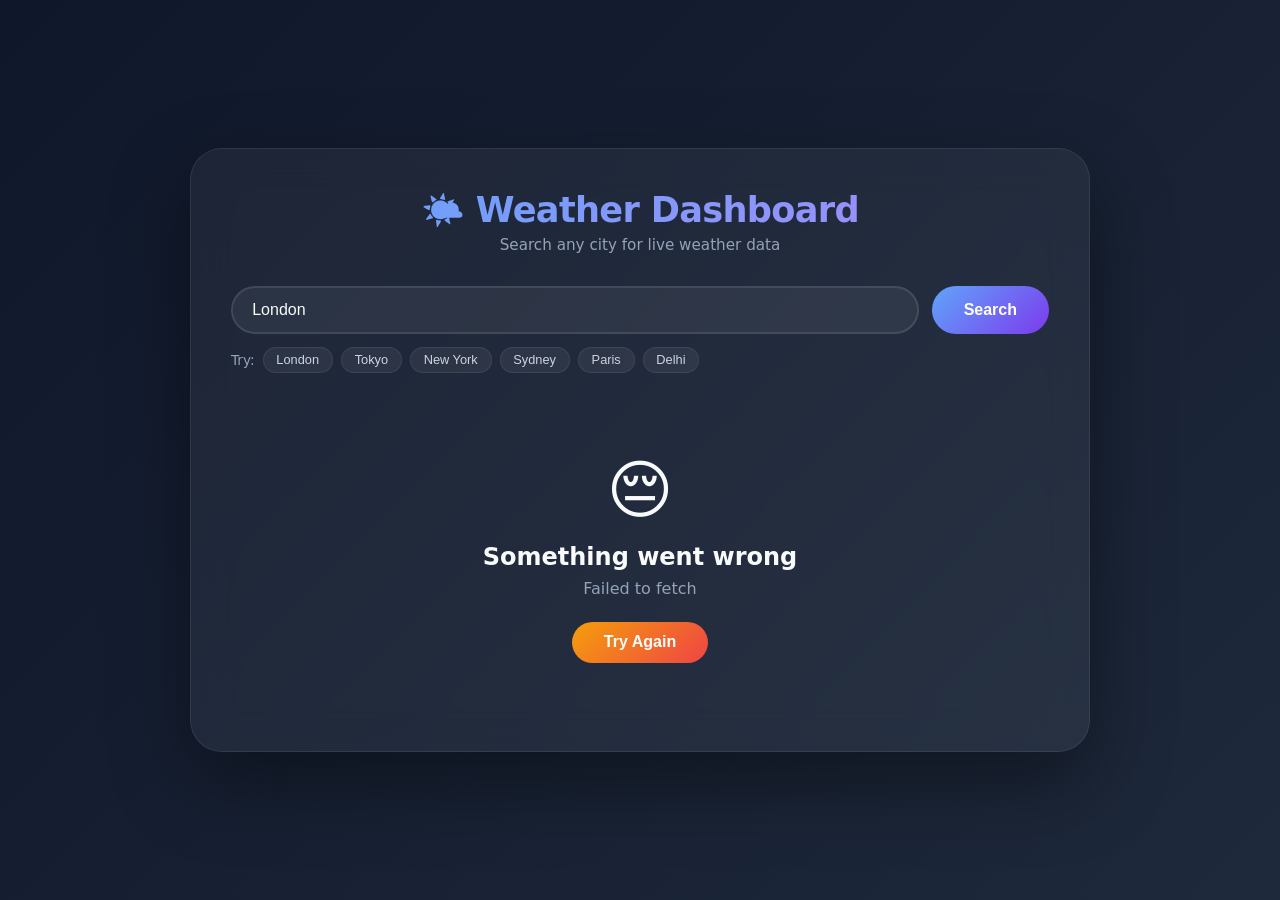
<file: Week-03/Task-01/index.html>
<!DOCTYPE html>
<html lang="en">
<head>
  <meta charset="UTF-8" />
  <meta name="viewport" content="width=device-width, initial-scale=1.0" />
  <title>Weather Dashboard · Live API</title>
  <style>
    /* ----- Reset & Base ----- */
    * {
      margin: 0;
      padding: 0;
      box-sizing: border-box;
    }

    body {
      font-family: -apple-system, BlinkMacSystemFont, 'Segoe UI', Roboto, system-ui, sans-serif;
      background: linear-gradient(135deg, #0f172a 0%, #1e293b 100%);
      min-height: 100vh;
      display: flex;
      justify-content: center;
      align-items: center;
      padding: 2rem 1.5rem;
      color: #f8fafc;
    }

    .weather-app {
      max-width: 900px;
      width: 100%;
      background: rgba(255, 255, 255, 0.05);
      backdrop-filter: blur(20px);
      border-radius: 32px;
      padding: 2.5rem;
      border: 1px solid rgba(255, 255, 255, 0.08);
      box-shadow: 0 30px 80px rgba(0, 0, 0, 0.4);
      transition: all 0.3s ease;
    }

    /* ----- Header ----- */
    header {
      text-align: center;
      margin-bottom: 2rem;
    }

    header h1 {
      font-size: 2.2rem;
      font-weight: 700;
      letter-spacing: -0.02em;
      background: linear-gradient(135deg, #60a5fa, #a78bfa);
      -webkit-background-clip: text;
      -webkit-text-fill-color: transparent;
      background-clip: text;
    }

    header .subtitle {
      color: #94a3b8;
      font-size: 0.95rem;
      margin-top: 0.3rem;
    }

    /* ----- Search Section ----- */
    .search-section {
      margin-bottom: 2rem;
    }

    .search-container {
      display: flex;
      gap: 0.8rem;
      margin-bottom: 0.8rem;
    }

    #cityInput {
      flex: 1;
      padding: 0.8rem 1.2rem;
      border: 2px solid rgba(255, 255, 255, 0.1);
      border-radius: 60px;
      font-size: 1rem;
      background: rgba(255, 255, 255, 0.06);
      color: #f8fafc;
      outline: none;
      transition: all 0.3s ease;
    }

    #cityInput::placeholder {
      color: #64748b;
    }

    #cityInput:focus {
      border-color: #60a5fa;
      background: rgba(255, 255, 255, 0.08);
      box-shadow: 0 0 0 3px rgba(96, 165, 250, 0.15);
    }

    #searchBtn {
      padding: 0.8rem 2rem;
      background: linear-gradient(135deg, #60a5fa, #7c3aed);
      color: white;
      border: none;
      border-radius: 60px;
      font-weight: 600;
      font-size: 1rem;
      cursor: pointer;
      transition: all 0.3s cubic-bezier(0.34, 1.56, 0.64, 1);
      white-space: nowrap;
    }

    #searchBtn:hover {
      transform: translateY(-2px) scale(1.02);
      box-shadow: 0 8px 30px rgba(96, 165, 250, 0.4);
    }

    #searchBtn:active {
      transform: scale(0.96);
    }

    #searchBtn:disabled {
      opacity: 0.6;
      cursor: not-allowed;
      transform: none;
    }

    .search-hint {
      display: flex;
      flex-wrap: wrap;
      gap: 0.5rem;
      align-items: center;
      color: #94a3b8;
      font-size: 0.85rem;
    }

    .suggestion-btn {
      background: rgba(255, 255, 255, 0.06);
      border: 1px solid rgba(255, 255, 255, 0.08);
      color: #cbd5e1;
      padding: 0.3rem 0.8rem;
      border-radius: 20px;
      cursor: pointer;
      font-size: 0.8rem;
      transition: all 0.3s ease;
    }

    .suggestion-btn:hover {
      background: rgba(96, 165, 250, 0.15);
      border-color: #60a5fa;
      color: #60a5fa;
      transform: translateY(-1px);
    }

    /* ----- Status Messages ----- */
    .status-message {
      padding: 0.6rem 1rem;
      border-radius: 12px;
      margin-bottom: 1.2rem;
      font-size: 0.95rem;
      display: none;
    }

    .status-message.info {
      display: block;
      background: rgba(96, 165, 250, 0.1);
      border: 1px solid rgba(96, 165, 250, 0.2);
      color: #93c5fd;
    }

    .status-message.warning {
      display: block;
      background: rgba(251, 191, 36, 0.1);
      border: 1px solid rgba(251, 191, 36, 0.2);
      color: #fbbf24;
    }

    /* ----- Loading State ----- */
    .loading-state {
      display: flex;
      flex-direction: column;
      align-items: center;
      justify-content: center;
      padding: 3rem 0;
      gap: 1.2rem;
    }

    .loading-state.hidden {
      display: none;
    }

    .spinner {
      width: 50px;
      height: 50px;
      border: 4px solid rgba(255, 255, 255, 0.1);
      border-top: 4px solid #60a5fa;
      border-radius: 50%;
      animation: spin 0.8s cubic-bezier(0.34, 1.56, 0.64, 1) infinite;
    }

    @keyframes spin {
      to {
        transform: rotate(360deg);
      }
    }

    .loading-state p {
      color: #94a3b8;
      font-size: 1rem;
    }

    .loading-state .loading-step {
      font-size: 0.85rem;
      color: #64748b;
      margin-top: -0.5rem;
    }

    /* ----- Weather Display ----- */
    .weather-display {
      animation: fadeInUp 0.6s cubic-bezier(0.34, 1.56, 0.64, 1);
    }

    .weather-display.hidden {
      display: none;
    }

    @keyframes fadeInUp {
      from {
        opacity: 0;
        transform: translateY(20px);
      }
      to {
        opacity: 1;
        transform: translateY(0);
      }
    }

    .current-weather {
      background: rgba(255, 255, 255, 0.05);
      border-radius: 20px;
      padding: 2rem;
      margin-bottom: 2rem;
      border: 1px solid rgba(255, 255, 255, 0.06);
    }

    .location-info {
      margin-bottom: 1.5rem;
    }

    .location-info h2 {
      font-size: 2rem;
      font-weight: 700;
      color: #f8fafc;
    }

    .location-info p {
      color: #94a3b8;
      font-size: 1rem;
    }

    .location-info .update-time {
      color: #64748b;
      font-size: 0.8rem;
      margin-top: 0.2rem;
    }

    .weather-main {
      display: flex;
      align-items: center;
      justify-content: space-between;
      flex-wrap: wrap;
      gap: 1.5rem;
      margin-bottom: 1.5rem;
    }

    .temperature {
      font-size: 4rem;
      font-weight: 700;
      letter-spacing: -0.03em;
    }

    .temperature .unit {
      font-size: 2rem;
      font-weight: 400;
      color: #94a3b8;
      margin-left: 0.2rem;
    }

    .condition {
      text-align: center;
    }

    .weather-icon {
      font-size: 4rem;
      display: block;
      margin-bottom: 0.2rem;
    }

    .condition p {
      font-size: 1.1rem;
      color: #cbd5e1;
    }

    .weather-details {
      display: grid;
      grid-template-columns: repeat(auto-fit, minmax(130px, 1fr));
      gap: 1rem;
      padding-top: 1.5rem;
      border-top: 1px solid rgba(255, 255, 255, 0.06);
    }

    .detail-item {
      display: flex;
      flex-direction: column;
    }

    .detail-label {
      font-size: 0.8rem;
      color: #94a3b8;
      text-transform: uppercase;
      letter-spacing: 0.03em;
    }

    .detail-value {
      font-size: 1.1rem;
      font-weight: 600;
      color: #f8fafc;
      margin-top: 0.2rem;
    }

    /* ----- Forecast ----- */
    .forecast-section h3 {
      font-size: 1.2rem;
      font-weight: 600;
      margin-bottom: 1.2rem;
      color: #e2e8f0;
    }

    .forecast-container {
      display: grid;
      grid-template-columns: repeat(auto-fit, minmax(150px, 1fr));
      gap: 1rem;
    }

    .forecast-card {
      background: rgba(255, 255, 255, 0.05);
      border-radius: 16px;
      padding: 1.2rem;
      text-align: center;
      border: 1px solid rgba(255, 255, 255, 0.06);
      transition: all 0.3s ease;
    }

    .forecast-card:hover {
      transform: translateY(-4px);
      background: rgba(255, 255, 255, 0.08);
      border-color: rgba(96, 165, 250, 0.2);
    }

    .forecast-card .day {
      font-size: 0.9rem;
      font-weight: 600;
      color: #cbd5e1;
      margin-bottom: 0.5rem;
    }

    .forecast-card .forecast-icon {
      font-size: 2.5rem;
      display: block;
      margin: 0.3rem 0;
    }

    .forecast-card .forecast-temp {
      font-size: 1.3rem;
      font-weight: 600;
    }

    .forecast-card .forecast-temp .forecast-high {
      color: #f8fafc;
    }

    .forecast-card .forecast-temp .forecast-low {
      color: #94a3b8;
      font-size: 0.9rem;
      margin-left: 0.3rem;
    }

    .forecast-card .forecast-condition {
      font-size: 0.8rem;
      color: #94a3b8;
      margin-top: 0.3rem;
    }

    /* ----- Error State ----- */
    .error-state {
      text-align: center;
      padding: 3rem 1rem;
    }

    .error-state.hidden {
      display: none;
    }

    .error-icon {
      font-size: 4rem;
      margin-bottom: 1rem;
    }

    .error-state h3 {
      font-size: 1.5rem;
      font-weight: 600;
      margin-bottom: 0.5rem;
      color: #f8fafc;
    }

    .error-state p {
      color: #94a3b8;
      margin-bottom: 1.5rem;
    }

    .retry-btn {
      padding: 0.7rem 2rem;
      background: linear-gradient(135deg, #f59e0b, #ef4444);
      color: white;
      border: none;
      border-radius: 60px;
      font-weight: 600;
      font-size: 1rem;
      cursor: pointer;
      transition: all 0.3s cubic-bezier(0.34, 1.56, 0.64, 1);
    }

    .retry-btn:hover {
      transform: translateY(-2px) scale(1.02);
      box-shadow: 0 8px 30px rgba(239, 68, 68, 0.3);
    }

    /* ----- Responsive ----- */
    @media (max-width: 768px) {
      .weather-app {
        padding: 1.5rem;
      }

      header h1 {
        font-size: 1.8rem;
      }

      .search-container {
        flex-direction: column;
      }

      #searchBtn {
        width: 100%;
        justify-content: center;
      }

      .weather-main {
        flex-direction: column;
        align-items: flex-start;
      }

      .temperature {
        font-size: 3rem;
      }

      .weather-icon {
        font-size: 3rem;
      }

      .weather-details {
        grid-template-columns: 1fr 1fr;
      }

      .forecast-container {
        grid-template-columns: 1fr 1fr;
      }
    }

    @media (max-width: 480px) {
      .weather-app {
        padding: 1rem;
      }

      .current-weather {
        padding: 1.2rem;
      }

      .weather-details {
        grid-template-columns: 1fr;
      }

      .forecast-container {
        grid-template-columns: 1fr;
      }

      .search-hint {
        justify-content: center;
      }
    }
  </style>
</head>
<body>
  <div class="weather-app">
    <header>
      <h1>🌤️ Weather Dashboard</h1>
      <p class="subtitle">Search any city for live weather data</p>
    </header>

    <!-- Search Section -->
    <div class="search-section">
      <div class="search-container">
        <input 
          type="text" 
          id="cityInput" 
          placeholder="Enter city name (e.g., London, Tokyo, New York)" 
          autocomplete="off"
        />
        <button id="searchBtn">Search</button>
      </div>
      <div class="search-hint">
        <span>Try: </span>
        <button class="suggestion-btn" data-city="London">London</button>
        <button class="suggestion-btn" data-city="Tokyo">Tokyo</button>
        <button class="suggestion-btn" data-city="New York">New York</button>
        <button class="suggestion-btn" data-city="Sydney">Sydney</button>
        <button class="suggestion-btn" data-city="Paris">Paris</button>
        <button class="suggestion-btn" data-city="Delhi">Delhi</button>
      </div>
    </div>

    <!-- Status Messages -->
    <div id="statusMessage" class="status-message"></div>

    <!-- Loading State -->
    <div id="loadingState" class="loading-state hidden">
      <div class="spinner"></div>
      <p id="loadingText">Fetching weather data...</p>
      <p class="loading-step" id="loadingStep">Searching for location...</p>
    </div>

    <!-- Weather Display -->
    <div id="weatherDisplay" class="weather-display hidden">
      <!-- Current Weather -->
      <div class="current-weather">
        <div class="location-info">
          <h2 id="cityName">City</h2>
          <p id="countryName">Country</p>
          <p class="update-time" id="updateTime"></p>
        </div>
        <div class="weather-main">
          <div class="temperature">
            <span id="tempDisplay">--</span>
            <span class="unit">°C</span>
          </div>
          <div class="condition">
            <div id="weatherIcon" class="weather-icon">🌤️</div>
            <p id="conditionText">Loading...</p>
          </div>
        </div>
        <div class="weather-details">
          <div class="detail-item">
            <span class="detail-label">Feels Like</span>
            <span id="feelsLike" class="detail-value">--°C</span>
          </div>
          <div class="detail-item">
            <span class="detail-label">Humidity</span>
            <span id="humidity" class="detail-value">--%</span>
          </div>
          <div class="detail-item">
            <span class="detail-label">Wind Speed</span>
            <span id="windSpeed" class="detail-value">-- km/h</span>
          </div>
          <div class="detail-item">
            <span class="detail-label">UV Index</span>
            <span id="uvIndex" class="detail-value">--</span>
          </div>
        </div>
      </div>

      <!-- 3-Day Forecast -->
      <div class="forecast-section">
        <h3>3-Day Forecast</h3>
        <div id="forecastContainer" class="forecast-container">
          <!-- Forecast cards will be inserted here -->
        </div>
      </div>
    </div>

    <!-- Error State -->
    <div id="errorState" class="error-state hidden">
      <div class="error-icon">😔</div>
      <h3>Something went wrong</h3>
      <p id="errorMessage">Unable to fetch weather data. Please try again.</p>
      <button id="retryBtn" class="retry-btn">Try Again</button>
    </div>
  </div>

  <script>
    // ========================================
    // WEATHER DASHBOARD · Live API
    // Using Open-Meteo Free Weather API
    // ========================================

    (function() {
      'use strict';

      // ----- DOM References -----
      const cityInput = document.getElementById('cityInput');
      const searchBtn = document.getElementById('searchBtn');
      const statusMessage = document.getElementById('statusMessage');
      const loadingState = document.getElementById('loadingState');
      const loadingText = document.getElementById('loadingText');
      const loadingStep = document.getElementById('loadingStep');
      const weatherDisplay = document.getElementById('weatherDisplay');
      const errorState = document.getElementById('errorState');
      const retryBtn = document.getElementById('retryBtn');

      // Weather display elements
      const cityName = document.getElementById('cityName');
      const countryName = document.getElementById('countryName');
      const updateTime = document.getElementById('updateTime');
      const tempDisplay = document.getElementById('tempDisplay');
      const conditionText = document.getElementById('conditionText');
      const weatherIcon = document.getElementById('weatherIcon');
      const feelsLike = document.getElementById('feelsLike');
      const humidity = document.getElementById('humidity');
      const windSpeed = document.getElementById('windSpeed');
      const uvIndex = document.getElementById('uvIndex');
      const forecastContainer = document.getElementById('forecastContainer');
      const errorMessage = document.getElementById('errorMessage');

      // Suggestion buttons
      const suggestionBtns = document.querySelectorAll('.suggestion-btn');

      // ----- State -----
      let isFetching = false;
      let lastSearchedCity = '';

      // ----- Helper: Show/Hide Elements -----
      function showElement(element) {
        element.classList.remove('hidden');
      }

      function hideElement(element) {
        element.classList.add('hidden');
      }

      function setStatus(message, type = 'info') {
        statusMessage.textContent = message;
        statusMessage.className = 'status-message ' + type;
      }

      function clearStatus() {
        statusMessage.className = 'status-message';
        statusMessage.textContent = '';
      }

      function updateLoadingText(text) {
        loadingText.textContent = text;
      }

      function updateLoadingStep(text) {
        loadingStep.textContent = text;
      }

      // ----- Helper: Get Weather Emoji -----
      function getWeatherEmoji(weatherCode) {
        const emojiMap = {
          0: '☀️', 1: '🌤️', 2: '⛅', 3: '☁️',
          45: '🌫️', 48: '🌫️',
          51: '🌧️', 53: '🌧️', 55: '🌧️',
          61: '🌧️', 63: '🌧️', 65: '🌧️',
          71: '❄️', 73: '❄️', 75: '❄️',
          80: '🌧️', 81: '🌧️', 82: '🌧️',
          95: '⛈️', 96: '⛈️', 99: '⛈️'
        };
        return emojiMap[weatherCode] || '🌤️';
      }

      function getConditionText(weatherCode) {
        const textMap = {
          0: 'Clear Sky', 1: 'Mainly Clear', 2: 'Partly Cloudy', 3: 'Overcast',
          45: 'Fog', 48: 'Fog',
          51: 'Light Drizzle', 53: 'Moderate Drizzle', 55: 'Dense Drizzle',
          61: 'Slight Rain', 63: 'Moderate Rain', 65: 'Heavy Rain',
          71: 'Slight Snow', 73: 'Moderate Snow', 75: 'Heavy Snow',
          80: 'Rain Showers', 81: 'Moderate Showers', 82: 'Heavy Showers',
          95: 'Thunderstorm', 96: 'Thunderstorm', 99: 'Thunderstorm'
        };
        return textMap[weatherCode] || 'Unknown';
      }

      // ----- Get Day Name -----
      function getDayName(dateString) {
        const days = ['Sunday', 'Monday', 'Tuesday', 'Wednesday', 'Thursday', 'Friday', 'Saturday'];
        const date = new Date(dateString);
        return days[date.getDay()];
      }

      // ----- Geocode: Get Coordinates from City Name -----
      async function getCoordinates(city) {
        try {
          const url = `https://geocoding-api.open-meteo.com/v1/search?name=${encodeURIComponent(city)}&count=1&language=en&format=json`;
          
          const response = await fetch(url);
          
          if (!response.ok) {
            throw new Error(`Geocoding service error: ${response.status}`);
          }
          
          const data = await response.json();
          
          if (!data.results || data.results.length === 0) {
            throw new Error(`City "${city}" not found. Please check the spelling.`);
          }
          
          const result = data.results[0];
          return {
            lat: result.latitude,
            lon: result.longitude,
            name: result.name,
            country: result.country || 'Unknown'
          };
        } catch (error) {
          console.error('Geocoding error:', error);
          throw new Error(error.message || 'Failed to find city');
        }
      }

      // ----- Get Weather Data -----
      async function getWeather(lat, lon) {
        try {
          const url = `https://api.open-meteo.com/v1/forecast?latitude=${lat}&longitude=${lon}&current_weather=true&daily=weathercode,temperature_2m_max,temperature_2m_min&timezone=auto&forecast_days=3&hourly=temperature_2m,relative_humidity_2m,windspeed_10m,uv_index`;
          
          const response = await fetch(url);
          
          if (!response.ok) {
            throw new Error(`Weather service error: ${response.status}`);
          }
          
          const data = await response.json();
          
          if (!data.current_weather) {
            throw new Error('No weather data available for this location');
          }
          
          return data;
        } catch (error) {
          console.error('Weather API error:', error);
          throw new Error(error.message || 'Failed to fetch weather data');
        }
      }

      // ----- Render Weather Data -----
      function renderWeather(data, location) {
        // Location
        cityName.textContent = location.name;
        countryName.textContent = location.country;
        
        // Update time
        const now = new Date();
        updateTime.textContent = `Updated: ${now.toLocaleTimeString('en-US', { hour: '2-digit', minute: '2-digit' })}`;
        
        // Current Weather
        const current = data.current_weather;
        tempDisplay.textContent = Math.round(current.temperature);
        
        const weatherCode = current.weathercode;
        const emoji = getWeatherEmoji(weatherCode);
        const condition = getConditionText(weatherCode);
        
        weatherIcon.textContent = emoji;
        conditionText.textContent = condition;
        
        // Additional details from hourly data
        const hourly = data.hourly;
        if (hourly && hourly.time) {
          const currentHour = new Date().getHours();
          let hourIndex = 0;
          
          // Find the closest hour index
          for (let i = 0; i < hourly.time.length; i++) {
            const hour = new Date(hourly.time[i]).getHours();
            if (hour === currentHour) {
              hourIndex = i;
              break;
            }
          }
          
          feelsLike.textContent = hourly.temperature_2m?.[hourIndex] 
            ? `${Math.round(hourly.temperature_2m[hourIndex])}°C` 
            : '--°C';
          
          humidity.textContent = hourly.relative_humidity_2m?.[hourIndex] 
            ? `${Math.round(hourly.relative_humidity_2m[hourIndex])}%` 
            : '--%';
          
          windSpeed.textContent = hourly.windspeed_10m?.[hourIndex] 
            ? `${Math.round(hourly.windspeed_10m[hourIndex])} km/h` 
            : '-- km/h';
          
          uvIndex.textContent = hourly.uv_index?.[hourIndex] 
            ? hourly.uv_index[hourIndex].toFixed(1) 
            : '--';
        }
        
        // 3-Day Forecast
        const daily = data.daily;
        forecastContainer.innerHTML = '';
        
        if (daily && daily.time) {
          for (let i = 0; i < Math.min(3, daily.time.length); i++) {
            const dayName = i === 0 ? 'Today' : getDayName(daily.time[i]);
            const forecastEmoji = getWeatherEmoji(daily.weathercode[i]);
            const high = Math.round(daily.temperature_2m_max[i]);
            const low = Math.round(daily.temperature_2m_min[i]);
            const forecastCondition = getConditionText(daily.weathercode[i]);
            
            const card = document.createElement('div');
            card.className = 'forecast-card';
            card.innerHTML = `
              <div class="day">${dayName}</div>
              <span class="forecast-icon">${forecastEmoji}</span>
              <div class="forecast-temp">
                <span class="forecast-high">${high}°</span>
                <span class="forecast-low">${low}°</span>
              </div>
              <div class="forecast-condition">${forecastCondition}</div>
            `;
            forecastContainer.appendChild(card);
          }
        }
      }

      // ----- Main: Fetch Weather -----
      async function fetchWeather(city) {
        // Prevent duplicate requests
        if (isFetching) return;
        
        // Validate input
        const trimmedCity = city.trim();
        if (!trimmedCity) {
          setStatus('Please enter a city name.', 'warning');
          return;
        }
        
        // Reset UI
        isFetching = true;
        searchBtn.disabled = true;
        clearStatus();
        hideElement(weatherDisplay);
        hideElement(errorState);
        showElement(loadingState);
        updateLoadingText('Fetching weather data...');
        updateLoadingStep('Searching for location...');
        
        try {
          // Step 1: Get coordinates
          updateLoadingStep(`Searching for "${trimmedCity}"...`);
          const location = await getCoordinates(trimmedCity);
          
          // Step 2: Get weather
          updateLoadingStep(`Fetching weather for ${location.name}...`);
          const weatherData = await getWeather(location.lat, location.lon);
          
          // Step 3: Render
          hideElement(loadingState);
          renderWeather(weatherData, location);
          showElement(weatherDisplay);
          clearStatus();
          
          lastSearchedCity = trimmedCity;
          
        } catch (error) {
          // Error handling
          hideElement(loadingState);
          errorMessage.textContent = error.message || 'Unable to fetch weather data. Please try again.';
          showElement(errorState);
          clearStatus();
          console.error('Weather fetch error:', error);
          
        } finally {
          isFetching = false;
          searchBtn.disabled = false;
        }
      }

      // ----- Event Listeners -----
      searchBtn.addEventListener('click', function() {
        fetchWeather(cityInput.value);
      });

      cityInput.addEventListener('keydown', function(e) {
        if (e.key === 'Enter') {
          e.preventDefault();
          fetchWeather(cityInput.value);
        }
      });

      retryBtn.addEventListener('click', function() {
        if (lastSearchedCity) {
          cityInput.value = lastSearchedCity;
          fetchWeather(lastSearchedCity);
        } else {
          fetchWeather(cityInput.value);
        }
      });

      // Suggestion buttons
      suggestionBtns.forEach(btn => {
        btn.addEventListener('click', function() {
          const city = this.dataset.city;
          cityInput.value = city;
          fetchWeather(city);
        });
      });

      // ----- Initial Load: Demo weather -----
      window.addEventListener('DOMContentLoaded', function() {
        cityInput.value = 'London';
        fetchWeather('London');
      });

      // ========================================
      // ASYNC LOADING & ERROR HANDLING EXPLANATION
      // ========================================
      /*
        How I handled async loading and error states:
        
        1. Loading State: I show a spinner with a "Fetching weather data..." message 
           immediately when the user searches, hiding the weather display and error 
           states. The loading text updates with specific steps ("Searching for location...", 
           "Fetching weather for London...") so users know exactly what's happening.
        
        2. Error Handling: I use try/catch blocks around both the geocoding and 
           weather API calls. If anything fails (network error, city not found, 
           invalid response), I catch the error, hide the loading state, and show 
           a user-friendly error message with a "Try Again" button. The search button 
           is disabled during requests to prevent duplicate submissions.
        
        3. Progressive Feedback: I update the status message with specific steps 
           so users know exactly what's happening. This reduces anxiety during 
           network delays and makes the app feel more responsive.
        
        4. Retry Logic: The error state includes a "Try Again" button that retries 
           the last search, making it easy for users to recover from temporary 
           network issues without re-typing the city name.
        
        5. Request Deduplication: I track an `isFetching` flag and disable the 
           search button to prevent multiple concurrent requests, which could 
           confuse the UI and waste API calls.
      */

    })();
  </script>
</body>
</html>
</file>
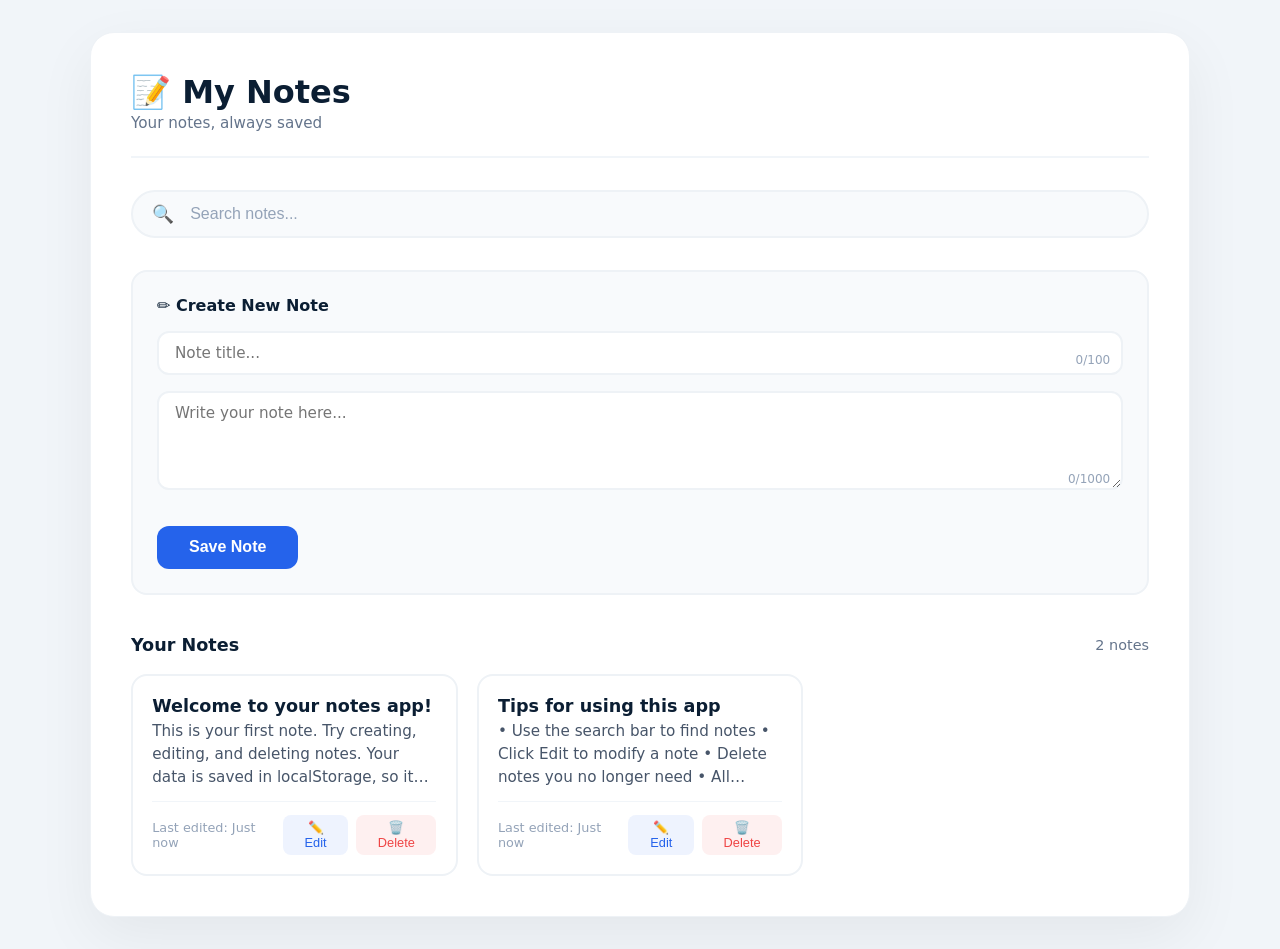
<file: Week-03/Task-02/index.html>
<!DOCTYPE html>
<html lang="en">
<head>
  <meta charset="UTF-8" />
  <meta name="viewport" content="width=device-width, initial-scale=1.0" />
  <title>Notes App · LocalStorage</title>
  <style>
    /* ----- Reset & Base ----- */
    * {
      margin: 0;
      padding: 0;
      box-sizing: border-box;
    }

    body {
      font-family: -apple-system, BlinkMacSystemFont, 'Segoe UI', Roboto, system-ui, sans-serif;
      background: #f1f5f9;
      min-height: 100vh;
      padding: 2rem 1.5rem;
      color: #0b1e33;
    }

    .notes-app {
      max-width: 1100px;
      margin: 0 auto;
      background: white;
      border-radius: 24px;
      padding: 2.5rem;
      box-shadow: 0 20px 60px rgba(0, 0, 0, 0.06);
      border: 1px solid #eef2f6;
    }

    /* ----- Header ----- */
    header {
      margin-bottom: 2rem;
      border-bottom: 2px solid #f1f5f9;
      padding-bottom: 1.5rem;
    }

    header h1 {
      font-size: 2rem;
      font-weight: 700;
      color: #0b1e33;
    }

    header .subtitle {
      color: #64748b;
      font-size: 0.95rem;
      margin-top: 0.2rem;
    }

    /* ----- Search Section ----- */
    .search-section {
      margin-bottom: 2rem;
    }

    .search-container {
      position: relative;
      display: flex;
      align-items: center;
      background: #f8fafc;
      border: 2px solid #eef2f6;
      border-radius: 60px;
      padding: 0 1.2rem;
      transition: all 0.3s ease;
    }

    .search-container:focus-within {
      border-color: #2563eb;
      background: white;
      box-shadow: 0 0 0 4px rgba(37, 99, 235, 0.06);
    }

    .search-icon {
      font-size: 1.1rem;
      color: #94a3b8;
      margin-right: 0.5rem;
    }

    #searchInput {
      flex: 1;
      padding: 0.8rem 0.5rem;
      border: none;
      background: transparent;
      font-size: 1rem;
      color: #0b1e33;
      outline: none;
    }

    #searchInput::placeholder {
      color: #94a3b8;
    }

    .search-count {
      font-size: 0.8rem;
      color: #94a3b8;
      white-space: nowrap;
      padding-left: 0.5rem;
    }

    /* ----- Add Note Section ----- */
    .add-note-section {
      background: #f8fafc;
      border-radius: 16px;
      padding: 1.5rem;
      margin-bottom: 2.5rem;
      border: 2px solid #eef2f6;
      transition: all 0.3s ease;
    }

    .add-note-section:focus-within {
      border-color: #2563eb;
      background: white;
    }

    .add-note-section h3 {
      font-size: 1rem;
      font-weight: 600;
      color: #0b1e33;
      margin-bottom: 1rem;
    }

    #noteForm {
      display: flex;
      flex-direction: column;
      gap: 1rem;
    }

    .form-group {
      position: relative;
    }

    .form-group input,
    .form-group textarea {
      width: 100%;
      padding: 0.7rem 1rem;
      border: 2px solid #eef2f6;
      border-radius: 12px;
      font-size: 0.95rem;
      font-family: inherit;
      color: #0b1e33;
      background: white;
      transition: all 0.3s ease;
      outline: none;
    }

    .form-group input:focus,
    .form-group textarea:focus {
      border-color: #2563eb;
      box-shadow: 0 0 0 4px rgba(37, 99, 235, 0.06);
    }

    .form-group input.error,
    .form-group textarea.error {
      border-color: #ef4444;
      box-shadow: 0 0 0 4px rgba(239, 68, 68, 0.06);
    }

    .form-group textarea {
      resize: vertical;
      min-height: 80px;
    }

    .char-count {
      position: absolute;
      bottom: 0.5rem;
      right: 0.8rem;
      font-size: 0.75rem;
      color: #94a3b8;
      pointer-events: none;
    }

    .char-count.limit {
      color: #ef4444;
    }

    .form-errors {
      display: flex;
      flex-direction: column;
      gap: 0.3rem;
    }

    .error-message {
      font-size: 0.85rem;
      color: #ef4444;
      padding: 0.3rem 0.5rem;
      background: rgba(239, 68, 68, 0.05);
      border-radius: 6px;
      border-left: 3px solid #ef4444;
    }

    .error-message.hidden {
      display: none;
    }

    .form-actions {
      display: flex;
      gap: 0.8rem;
      flex-wrap: wrap;
    }

    #saveNoteBtn {
      padding: 0.8rem 2rem;
      background: #2563eb;
      color: white;
      border: none;
      border-radius: 12px;
      font-weight: 600;
      font-size: 1rem;
      cursor: pointer;
      transition: all 0.3s cubic-bezier(0.34, 1.56, 0.64, 1);
    }

    #saveNoteBtn:hover {
      background: #1d4ed8;
      transform: translateY(-2px);
      box-shadow: 0 8px 25px rgba(37, 99, 235, 0.3);
    }

    #saveNoteBtn:active {
      transform: scale(0.96);
    }

    .cancel-btn {
      padding: 0.8rem 2rem;
      background: #f1f5f9;
      color: #475569;
      border: 2px solid #eef2f6;
      border-radius: 12px;
      font-weight: 600;
      font-size: 1rem;
      cursor: pointer;
      transition: all 0.3s ease;
    }

    .cancel-btn:hover {
      background: #eef2f6;
    }

    .cancel-btn.hidden {
      display: none;
    }

    /* ----- Notes Section ----- */
    .notes-section {
      margin-top: 0.5rem;
    }

    .notes-header {
      display: flex;
      justify-content: space-between;
      align-items: center;
      margin-bottom: 1.2rem;
      flex-wrap: wrap;
      gap: 0.5rem;
    }

    .notes-header h3 {
      font-size: 1.1rem;
      font-weight: 600;
      color: #0b1e33;
    }

    .notes-header span {
      font-size: 0.9rem;
      color: #64748b;
    }

    .notes-container {
      display: grid;
      grid-template-columns: repeat(auto-fill, minmax(280px, 1fr));
      gap: 1.2rem;
    }

    /* ----- Note Card ----- */
    .note-card {
      background: white;
      border: 2px solid #eef2f6;
      border-radius: 16px;
      padding: 1.2rem;
      transition: all 0.3s cubic-bezier(0.34, 1.56, 0.64, 1);
      position: relative;
      animation: fadeInUp 0.4s ease;
    }

    @keyframes fadeInUp {
      from {
        opacity: 0;
        transform: translateY(15px);
      }
      to {
        opacity: 1;
        transform: translateY(0);
      }
    }

    .note-card:hover {
      transform: translateY(-4px);
      box-shadow: 0 12px 30px rgba(0, 0, 0, 0.06);
      border-color: #2563eb;
    }

    .note-card .note-title {
      font-size: 1.1rem;
      font-weight: 600;
      color: #0b1e33;
      margin-bottom: 0.3rem;
      word-break: break-word;
    }

    .note-card .note-content {
      font-size: 0.95rem;
      color: #475569;
      margin-bottom: 0.8rem;
      line-height: 1.5;
      word-break: break-word;
      display: -webkit-box;
      -webkit-line-clamp: 3;
      -webkit-box-orient: vertical;
      overflow: hidden;
    }

    .note-card .note-meta {
      display: flex;
      justify-content: space-between;
      align-items: center;
      margin-top: 0.8rem;
      padding-top: 0.8rem;
      border-top: 1px solid #f1f5f9;
      font-size: 0.8rem;
      color: #94a3b8;
    }

    .note-card .note-actions {
      display: flex;
      gap: 0.5rem;
    }

    .note-card .note-actions button {
      padding: 0.3rem 0.8rem;
      border: none;
      border-radius: 8px;
      font-size: 0.8rem;
      cursor: pointer;
      transition: all 0.3s ease;
    }

    .note-card .edit-btn {
      background: rgba(37, 99, 235, 0.08);
      color: #2563eb;
    }

    .note-card .edit-btn:hover {
      background: rgba(37, 99, 235, 0.15);
    }

    .note-card .delete-btn {
      background: rgba(239, 68, 68, 0.08);
      color: #ef4444;
    }

    .note-card .delete-btn:hover {
      background: rgba(239, 68, 68, 0.15);
    }

    /* ----- Empty State ----- */
    .empty-state {
      text-align: center;
      padding: 3rem 1rem;
      color: #94a3b8;
    }

    .empty-state .empty-icon {
      font-size: 4rem;
      margin-bottom: 0.5rem;
    }

    .empty-state h3 {
      font-size: 1.2rem;
      font-weight: 600;
      color: #475569;
      margin-bottom: 0.2rem;
    }

    .empty-state p {
      font-size: 0.95rem;
    }

    /* ----- Responsive ----- */
    @media (max-width: 768px) {
      .notes-app {
        padding: 1.5rem;
      }

      header h1 {
        font-size: 1.6rem;
      }

      .add-note-section {
        padding: 1rem;
      }

      .notes-container {
        grid-template-columns: 1fr;
      }

      #saveNoteBtn {
        width: 100%;
        justify-content: center;
      }

      .search-container {
        padding: 0 1rem;
      }

      #searchInput {
        font-size: 0.9rem;
      }
    }

    @media (max-width: 480px) {
      .notes-app {
        padding: 1rem;
      }

      .note-card .note-meta {
        flex-direction: column;
        gap: 0.5rem;
        align-items: stretch;
      }

      .note-card .note-actions {
        justify-content: flex-end;
      }
    }
  </style>
</head>
<body>
  <div class="notes-app">
    <header>
      <h1>📝 My Notes</h1>
      <p class="subtitle">Your notes, always saved</p>
    </header>

    <!-- Search Bar -->
    <div class="search-section">
      <div class="search-container">
        <span class="search-icon">🔍</span>
        <input 
          type="text" 
          id="searchInput" 
          placeholder="Search notes..." 
        />
        <span id="searchCount" class="search-count"></span>
      </div>
    </div>

    <!-- Add Note Form -->
    <div class="add-note-section">
      <h3>✏️ Create New Note</h3>
      <form id="noteForm" novalidate>
        <div class="form-group">
          <input 
            type="text" 
            id="noteTitle" 
            placeholder="Note title..." 
            maxlength="100"
          />
          <span class="char-count" id="titleCount">0/100</span>
        </div>
        <div class="form-group">
          <textarea 
            id="noteContent" 
            placeholder="Write your note here..." 
            rows="4"
            maxlength="1000"
          ></textarea>
          <span class="char-count" id="contentCount">0/1000</span>
        </div>
        <div class="form-errors">
          <div id="titleError" class="error-message hidden">Title is required</div>
          <div id="contentError" class="error-message hidden">Content is required</div>
        </div>
        <div class="form-actions">
          <button type="submit" id="saveNoteBtn">Save Note</button>
          <button type="button" id="cancelEditBtn" class="cancel-btn hidden">Cancel</button>
        </div>
      </form>
    </div>

    <!-- Notes Grid -->
    <div class="notes-section">
      <div class="notes-header">
        <h3>Your Notes</h3>
        <span id="notesCount">0 notes</span>
      </div>
      <div id="notesContainer" class="notes-container">
        <!-- Notes will be inserted here -->
      </div>
      <div id="emptyState" class="empty-state">
        <div class="empty-icon">📋</div>
        <h3>No notes yet</h3>
        <p>Create your first note above!</p>
      </div>
    </div>
  </div>

  <script>
    // ========================================
    // NOTES APP · LocalStorage Persistence
    // All JavaScript inline to avoid loading issues
    // ========================================

    (function() {
      'use strict';

      // ----- DOM References -----
      const noteForm = document.getElementById('noteForm');
      const noteTitle = document.getElementById('noteTitle');
      const noteContent = document.getElementById('noteContent');
      const titleError = document.getElementById('titleError');
      const contentError = document.getElementById('contentError');
      const saveNoteBtn = document.getElementById('saveNoteBtn');
      const cancelEditBtn = document.getElementById('cancelEditBtn');
      const notesContainer = document.getElementById('notesContainer');
      const emptyState = document.getElementById('emptyState');
      const searchInput = document.getElementById('searchInput');
      const searchCount = document.getElementById('searchCount');
      const notesCount = document.getElementById('notesCount');
      const titleCount = document.getElementById('titleCount');
      const contentCount = document.getElementById('contentCount');

      // ----- State -----
      let notes = [];
      let editingNoteId = null;

      // ----- Load from localStorage -----
      function loadNotes() {
        try {
          const stored = localStorage.getItem('notes');
          if (stored) {
            notes = JSON.parse(stored);
            notes = notes.filter(note => note.id && note.title !== undefined && note.content !== undefined);
          } else {
            notes = [];
          }
        } catch (error) {
          console.error('Error loading notes:', error);
          notes = [];
        }
      }

      // ----- Save to localStorage -----
      function saveNotes() {
        try {
          localStorage.setItem('notes', JSON.stringify(notes));
          console.log('✅ Notes saved! Total:', notes.length);
          return true;
        } catch (error) {
          console.error('Error saving notes:', error);
          return false;
        }
      }

      // ----- Generate ID -----
      function generateId() {
        return Date.now().toString(36) + Math.random().toString(36).slice(2, 8);
      }

      // ----- Get current timestamp -----
      function getTimestamp() {
        return new Date().toISOString();
      }

      // ----- Format date for display -----
      function formatDate(isoString) {
        const date = new Date(isoString);
        const now = new Date();
        const diffMs = now - date;
        const diffMins = Math.floor(diffMs / 60000);
        const diffHours = Math.floor(diffMs / 3600000);
        const diffDays = Math.floor(diffMs / 86400000);

        if (diffMins < 1) return 'Just now';
        if (diffMins < 60) return `${diffMins}m ago`;
        if (diffHours < 24) return `${diffHours}h ago`;
        if (diffDays < 7) return `${diffDays}d ago`;
        return date.toLocaleDateString('en-US', { month: 'short', day: 'numeric', year: 'numeric' });
      }

      // ----- Validate Note -----
      function validateNote(title, content) {
        let isValid = true;

        if (!title || title.trim() === '') {
          titleError.classList.remove('hidden');
          noteTitle.classList.add('error');
          isValid = false;
        } else {
          titleError.classList.add('hidden');
          noteTitle.classList.remove('error');
        }

        if (!content || content.trim() === '') {
          contentError.classList.remove('hidden');
          noteContent.classList.add('error');
          isValid = false;
        } else {
          contentError.classList.add('hidden');
          noteContent.classList.remove('error');
        }

        return isValid;
      }

      // ----- Render Notes -----
      function renderNotes() {
        const searchTerm = searchInput.value.toLowerCase().trim();
        const filteredNotes = notes.filter(note => {
          const titleMatch = note.title.toLowerCase().includes(searchTerm);
          const contentMatch = note.content.toLowerCase().includes(searchTerm);
          return titleMatch || contentMatch;
        });

        notesCount.textContent = `${notes.length} note${notes.length !== 1 ? 's' : ''}`;
        searchCount.textContent = searchTerm ? `(${filteredNotes.length} results)` : '';

        notesContainer.innerHTML = '';

        if (filteredNotes.length === 0) {
          emptyState.style.display = 'block';
          notesContainer.style.display = 'none';
          return;
        }

        emptyState.style.display = 'none';
        notesContainer.style.display = 'grid';

        // Sort by lastEdited (OLDEST first - new notes appear at the BOTTOM)
        const sorted = [...filteredNotes].sort((a, b) => 
          new Date(a.lastEdited) - new Date(b.lastEdited)
        );

        sorted.forEach(note => {
          const card = document.createElement('div');
          card.className = 'note-card';
          card.dataset.id = note.id;

          const titleEl = document.createElement('div');
          titleEl.className = 'note-title';
          titleEl.textContent = note.title || 'Untitled';

          const contentEl = document.createElement('div');
          contentEl.className = 'note-content';
          contentEl.textContent = note.content || 'No content';

          const metaEl = document.createElement('div');
          metaEl.className = 'note-meta';

          const timestamp = document.createElement('span');
          timestamp.textContent = `Last edited: ${formatDate(note.lastEdited)}`;

          const actions = document.createElement('div');
          actions.className = 'note-actions';

          const editBtn = document.createElement('button');
          editBtn.className = 'edit-btn';
          editBtn.textContent = '✏️ Edit';
          editBtn.addEventListener('click', (e) => {
            e.stopPropagation();
            startEdit(note.id);
          });

          const deleteBtn = document.createElement('button');
          deleteBtn.className = 'delete-btn';
          deleteBtn.textContent = '🗑️ Delete';
          deleteBtn.addEventListener('click', (e) => {
            e.stopPropagation();
            deleteNote(note.id);
          });

          actions.appendChild(editBtn);
          actions.appendChild(deleteBtn);
          metaEl.appendChild(timestamp);
          metaEl.appendChild(actions);

          card.appendChild(titleEl);
          card.appendChild(contentEl);
          card.appendChild(metaEl);

          notesContainer.appendChild(card);
        });
      }

      // ----- Create Note -----
      function createNote(title, content) {
        const note = {
          id: generateId(),
          title: title.trim(),
          content: content.trim(),
          lastEdited: getTimestamp(),
          createdAt: getTimestamp()
        };
        notes.push(note);
        const saved = saveNotes();
        if (saved) {
          renderNotes();
          console.log('✅ Note created:', note.title);
          return true;
        }
        return false;
      }

      // ----- Update Note -----
      function updateNote(id, title, content) {
        const note = notes.find(n => n.id === id);
        if (note) {
          note.title = title.trim();
          note.content = content.trim();
          note.lastEdited = getTimestamp();
          const saved = saveNotes();
          if (saved) {
            renderNotes();
            console.log('✅ Note updated:', note.title);
            return true;
          }
        }
        return false;
      }

      // ----- Delete Note -----
      function deleteNote(id) {
        if (confirm('Delete this note?')) {
          notes = notes.filter(n => n.id !== id);
          const saved = saveNotes();
          if (saved) {
            renderNotes();
            if (editingNoteId === id) {
              cancelEdit();
            }
            console.log('🗑️ Note deleted');
          }
        }
      }

      // ----- Start Edit -----
      function startEdit(id) {
        const note = notes.find(n => n.id === id);
        if (!note) return;

        editingNoteId = id;
        noteTitle.value = note.title;
        noteContent.value = note.content;
        saveNoteBtn.textContent = 'Update Note';
        cancelEditBtn.classList.remove('hidden');

        noteForm.scrollIntoView({ behavior: 'smooth', block: 'center' });
        noteTitle.focus();
        updateCharCounts();
      }

      // ----- Cancel Edit -----
      function cancelEdit() {
        editingNoteId = null;
        noteForm.reset();
        saveNoteBtn.textContent = 'Save Note';
        cancelEditBtn.classList.add('hidden');
        noteTitle.classList.remove('error');
        noteContent.classList.remove('error');
        titleError.classList.add('hidden');
        contentError.classList.add('hidden');
        updateCharCounts();
      }

      // ----- Update Character Counts -----
      function updateCharCounts() {
        const titleLength = noteTitle.value.length;
        const contentLength = noteContent.value.length;
        
        titleCount.textContent = `${titleLength}/100`;
        contentCount.textContent = `${contentLength}/1000`;
        
        titleCount.classList.toggle('limit', titleLength >= 90);
        contentCount.classList.toggle('limit', contentLength >= 900);
      }

      // ----- Handle Form Submit -----
      function handleSubmit(e) {
        // IMPORTANT: Prevent the default form submission (page reload)
        e.preventDefault();
        e.stopPropagation();

        const title = noteTitle.value;
        const content = noteContent.value;

        if (!validateNote(title, content)) {
          return false;
        }

        let success = false;
        if (editingNoteId) {
          success = updateNote(editingNoteId, title, content);
          if (success) {
            cancelEdit();
          }
        } else {
          success = createNote(title, content);
          if (success) {
            noteForm.reset();
            updateCharCounts();
            noteTitle.focus();
          }
        }

        if (success) {
          titleError.classList.add('hidden');
          contentError.classList.add('hidden');
          noteTitle.classList.remove('error');
          noteContent.classList.remove('error');
        }
        
        return false;
      }

      // ----- Search Handler -----
      function handleSearch() {
        renderNotes();
      }

      // ----- Event Listeners -----
      noteForm.addEventListener('submit', handleSubmit);
      cancelEditBtn.addEventListener('click', cancelEdit);
      searchInput.addEventListener('input', handleSearch);
      noteTitle.addEventListener('input', updateCharCounts);
      noteContent.addEventListener('input', updateCharCounts);

      // ----- Initial Load -----
      loadNotes();

      if (notes.length === 0) {
        const sampleNotes = [
          {
            id: generateId(),
            title: 'Welcome to your notes app!',
            content: 'This is your first note. Try creating, editing, and deleting notes. Your data is saved in localStorage, so it will persist even after refreshing the page.',
            lastEdited: getTimestamp(),
            createdAt: getTimestamp()
          },
          {
            id: generateId(),
            title: 'Tips for using this app',
            content: '• Use the search bar to find notes\n• Click Edit to modify a note\n• Delete notes you no longer need\n• All changes are saved automatically',
            lastEdited: getTimestamp(),
            createdAt: getTimestamp()
          }
        ];
        notes = sampleNotes;
        saveNotes();
      }

      renderNotes();
      updateCharCounts();

      console.log('🚀 Notes app loaded successfully!');
      console.log('📝 Total notes:', notes.length);

    })();

    // ========================================
    // LOCALSTORAGE DATA STRUCTURE EXPLANATION
    // ========================================
    /*
      How I structured the data stored in localStorage:
      
      1. Single Source of Truth: I store all notes in a single array called 'notes' 
         in localStorage. Each note is an object with consistent fields: id, title, 
         content, lastEdited, and createdAt. This makes it easy to read, write, 
         and manipulate the entire dataset.
      
      2. Immutable Updates: Instead of directly mutating the notes array, I use 
         array methods like filter() and map() to create new arrays when deleting 
         or updating notes. This prevents unintended side effects and makes the 
         data flow more predictable.
      
      3. Timestamp Tracking: Each note includes both 'createdAt' and 'lastEdited' 
         timestamps. The 'lastEdited' field updates whenever a note is created or 
         modified, enabling accurate "last edited" display and sorting.
      
      4. ID Generation: Each note gets a unique ID using a combination of timestamp 
         and random string. This ensures uniqueness even if notes are created at 
         the exact same millisecond.
      
      5. Error Handling: I wrap localStorage operations in try/catch blocks to 
         handle potential errors (like quota exceeded or corrupted data) gracefully, 
         ensuring the app doesn't crash and users are informed of issues.
    */
  </script>
</body>
</html>
</file>
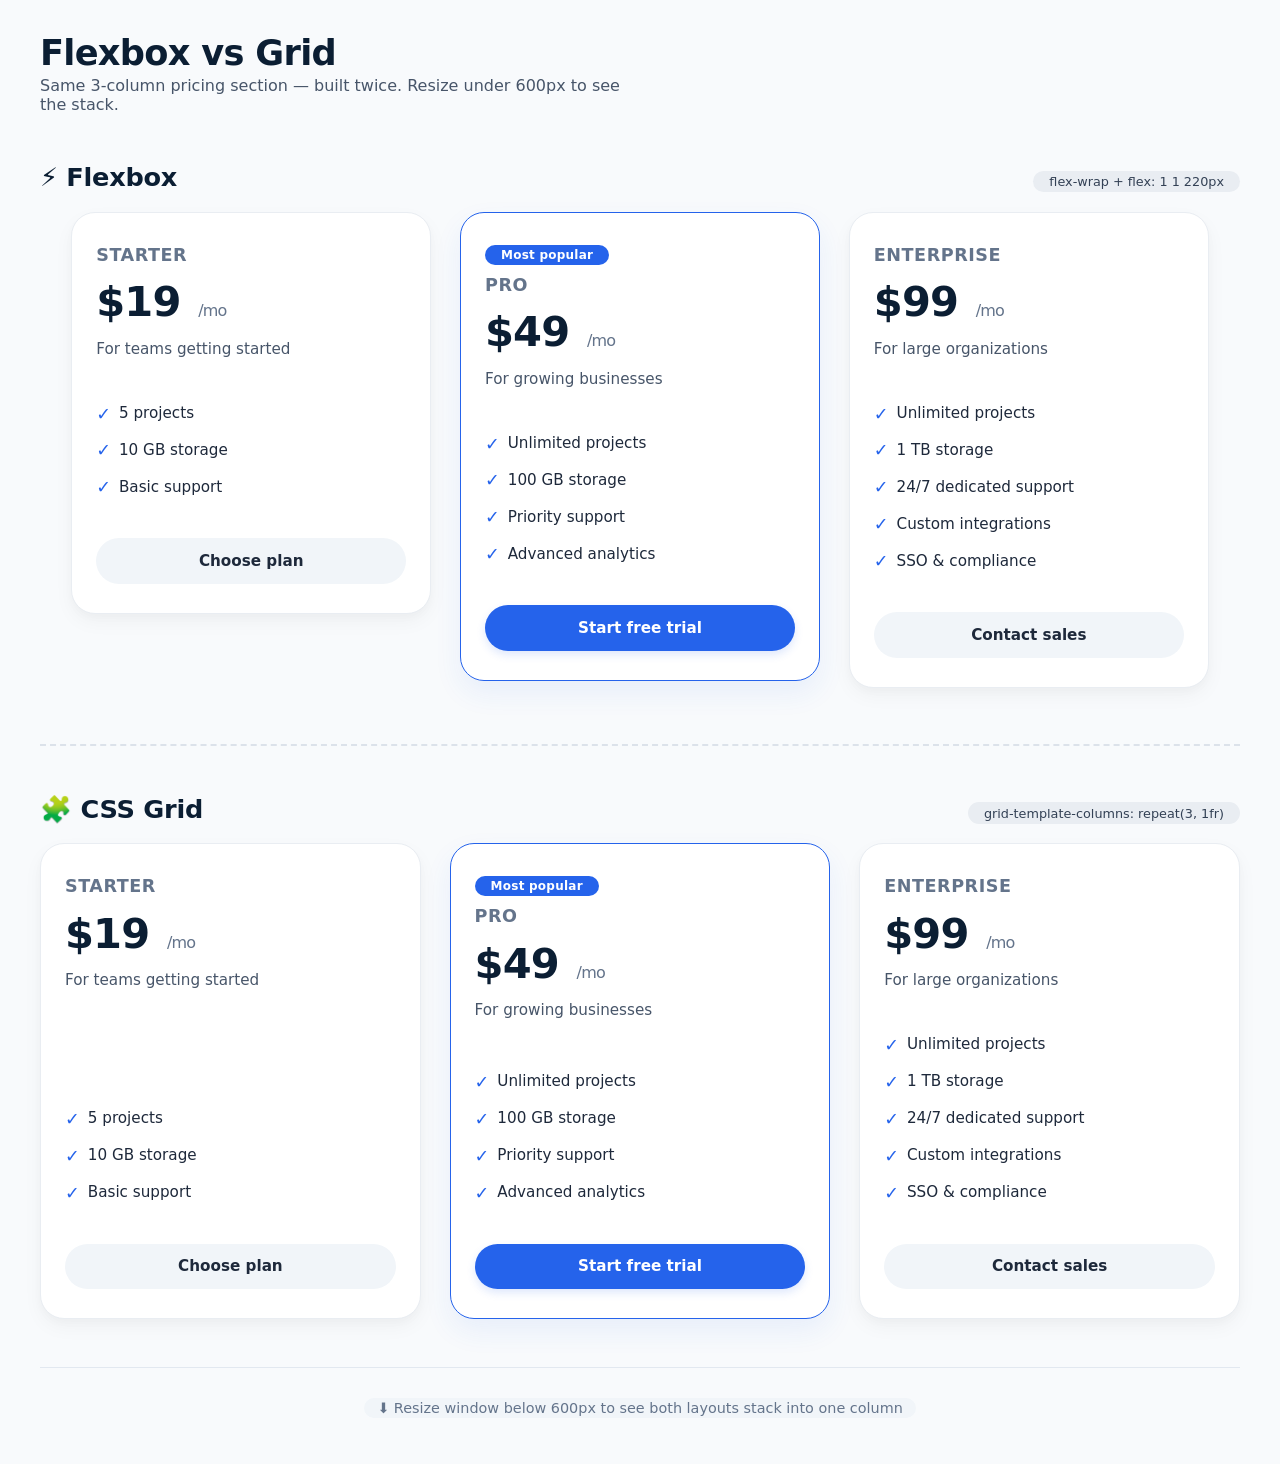
<file: Week-1(Task-2).html>
<!DOCTYPE html>
<html lang="en">
<head>
  <meta charset="UTF-8" />
  <meta name="viewport" content="width=device-width, initial-scale=1.0" />

  <title>Pricing · Flexbox vs Grid</title>

  <style>
    /* ---------- RESET & BASE ---------- */

    * {
      margin: 0;
      padding: 0;
      box-sizing: border-box;
    }

    body {
      background: #f8fafc;
      font-family: system-ui, "Segoe UI", Roboto, sans-serif;
      padding: 2rem 1.5rem;
      color: #0b1e33;
    }

    .container {
      max-width: 1200px;
      margin: 0 auto;
    }

    /* ---------- SHARED CARD STYLING ---------- */

    .pricing-card {
      background: white;
      border-radius: 24px;
      padding: 2rem 1.5rem 1.8rem;

      box-shadow:
        0 8px 20px rgba(0, 0, 0, 0.04),
        0 4px 8px rgba(0, 0, 0, 0.02);

      border: 1px solid #e9edf2;
      transition: all 0.1s ease;

      display: flex;
      flex-direction: column;
      height: 100%;
    }

    /* ---------- POPULAR CARD ---------- */

    .pricing-card.popular {
      border-color: #2563eb;
      background: #ffffff;

      box-shadow:
        0 12px 28px rgba(37, 99, 235, 0.08);
    }

    /* ---------- PLAN NAME ---------- */

    .pricing-card .plan {
      font-size: 1.1rem;
      font-weight: 600;
      text-transform: uppercase;
      letter-spacing: 0.03em;
      color: #64748b;
      margin-bottom: 0.5rem;
    }

    /* ---------- PRICE ---------- */

    .pricing-card .price {
      font-size: 2.6rem;
      font-weight: 700;
      letter-spacing: -0.02em;
      margin: 0.3rem 0 0.2rem;
      color: #0b1e33;
    }

    .pricing-card .price small {
      font-size: 1rem;
      font-weight: 400;
      color: #64748b;
      margin-left: 4px;
    }

    /* ---------- DESCRIPTION ---------- */

    .pricing-card .description {
      color: #475569;
      margin: 0.5rem 0 1.2rem;
      font-size: 0.95rem;
      line-height: 1.5;

      flex: 1;
    }

    /* ---------- FEATURES ---------- */

    .pricing-card .features {
      list-style: none;
      margin: 1rem 0 1.8rem;

      font-size: 0.95rem;
      line-height: 2.1;
      color: #1e293b;

      flex: 1;
    }

    .pricing-card .features li {
      display: flex;
      align-items: center;
      gap: 8px;
    }

    .pricing-card .features li::before {
      content: "✓";
      color: #2563eb;
      font-weight: 600;
      font-size: 1.1rem;
    }

    /* ---------- BUTTON ---------- */

    .pricing-card .btn {
      display: inline-block;

      background: #f1f5f9;
      color: #1e293b;

      text-align: center;

      padding: 0.8rem 1rem;

      border-radius: 60px;

      font-weight: 600;
      font-size: 0.95rem;

      text-decoration: none;

      transition: 0.15s;

      margin-top: 0.2rem;

      border: 1px solid transparent;
    }

    /* Popular button */

    .pricing-card.popular .btn {
      background: #2563eb;
      color: white;

      box-shadow:
        0 4px 8px rgba(37, 99, 235, 0.15);
    }

    /* Normal button hover */

    .pricing-card .btn:hover {
      background: #e2e8f0;
    }

    /* Popular button hover */

    .pricing-card.popular .btn:hover {
      background: #1d4ed8;

      box-shadow:
        0 6px 14px rgba(37, 99, 235, 0.25);
    }

    /* ---------- POPULAR BADGE ---------- */

    .badge {
      background: #2563eb;
      color: white;

      font-size: 0.75rem;
      font-weight: 600;

      padding: 0.2rem 1rem;

      border-radius: 30px;

      display: inline-block;

      letter-spacing: 0.02em;

      margin-bottom: 0.6rem;

      align-self: flex-start;
    }

    /* ---------- SECTION HEADERS ---------- */

    .layout-section {
      margin: 3rem 0 1.2rem;

      display: flex;
      align-items: baseline;
      justify-content: space-between;

      flex-wrap: wrap;
    }

    .layout-section h2 {
      font-weight: 600;
      font-size: 1.6rem;
      letter-spacing: -0.01em;
    }

    .layout-section .tag {
      background: #e9edf2;

      padding: 0.2rem 1rem;

      border-radius: 40px;

      font-size: 0.8rem;
      font-weight: 500;

      color: #334155;
    }

    /* ---------- DIVIDER ---------- */

    hr {
      border: none;

      border-top: 2px dashed #dce2ea;

      margin: 3.5rem 0 1rem;
    }

    /* =====================================================
       FLEXBOX LAYOUT
    ===================================================== */

    .flex-pricing {
      display: flex;

      flex-wrap: wrap;

      gap: 1.8rem;

      justify-content: center;

      align-items: stretch;
    }

    .flex-pricing .pricing-card {
      /*
        flex-grow: 1
        flex-shrink: 1
        flex-basis: 220px
      */

      flex: 1 1 220px;

      min-width: 200px;

      max-width: 360px;
    }

    /* =====================================================
       GRID LAYOUT
    ===================================================== */

    .grid-pricing {
      display: grid;

      grid-template-columns: repeat(3, 1fr);

      gap: 1.8rem;

      align-items: stretch;
    }

    .grid-pricing .pricing-card {
      height: auto;
    }

    /* =====================================================
       RESPONSIVE DESIGN
       STACK BELOW 600px
    ===================================================== */

    @media (max-width: 600px) {

      body {
        padding: 1.5rem 1rem;
      }

      /* ---------- FLEXBOX MOBILE ---------- */

      .flex-pricing {
        flex-direction: column;

        align-items: stretch;

        gap: 1.5rem;
      }

      .flex-pricing .pricing-card {
        flex: 0 1 auto;

        max-width: 100%;

        min-width: unset;

        width: 100%;
      }

      /* ---------- GRID MOBILE ---------- */

      .grid-pricing {
        grid-template-columns: 1fr;

        gap: 1.5rem;
      }

      /* ---------- MOBILE TEXT ---------- */

      .layout-section h2 {
        font-size: 1.3rem;
      }

      .pricing-card .price {
        font-size: 2.2rem;
      }
    }

    /* ---------- FOOTER / FOOTNOTE ---------- */

    .footnote {
      text-align: center;

      margin: 3rem 0 1rem;

      color: #64748b;

      font-size: 0.9rem;

      border-top: 1px solid #e2e8f0;

      padding-top: 2rem;
    }

    .footnote span {
      background: #f1f5f9;

      padding: 0.1rem 0.8rem;

      border-radius: 30px;
    }
  </style>
</head>

<body>

  <div class="container">

    <!-- =====================================================
         PAGE HEADER
    ====================================================== -->

    <div style="margin-bottom: 2rem;">

      <h1
        style="
          font-weight: 600;
          font-size: 2.2rem;
          letter-spacing: -0.02em;
        "
      >
        Flexbox vs Grid
      </h1>

      <p
        style="
          color: #475569;
          max-width: 600px;
          margin-top: 0.2rem;
        "
      >
        Same 3-column pricing section — built twice.
        Resize under 600px to see the stack.
      </p>

    </div>


    <!-- =====================================================
         FLEXBOX SECTION
    ====================================================== -->

    <div class="layout-section">

      <h2>⚡ Flexbox</h2>

      <span class="tag">
        flex-wrap + flex: 1 1 220px
      </span>

    </div>


    <div class="flex-pricing">

      <!-- STARTER CARD -->

      <div class="pricing-card">

        <div class="plan">
          Starter
        </div>

        <div class="price">
          $19
          <small>/mo</small>
        </div>

        <div class="description">
          For teams getting started
        </div>

        <ul class="features">

          <li>
            5 projects
          </li>

          <li>
            10 GB storage
          </li>

          <li>
            Basic support
          </li>

        </ul>

        <a href="#" class="btn">
          Choose plan
        </a>

      </div>


      <!-- PRO CARD -->

      <div class="pricing-card popular">

        <span class="badge">
          Most popular
        </span>

        <div class="plan">
          Pro
        </div>

        <div class="price">
          $49
          <small>/mo</small>
        </div>

        <div class="description">
          For growing businesses
        </div>

        <ul class="features">

          <li>
            Unlimited projects
          </li>

          <li>
            100 GB storage
          </li>

          <li>
            Priority support
          </li>

          <li>
            Advanced analytics
          </li>

        </ul>

        <a href="#" class="btn">
          Start free trial
        </a>

      </div>


      <!-- ENTERPRISE CARD -->

      <div class="pricing-card">

        <div class="plan">
          Enterprise
        </div>

        <div class="price">
          $99
          <small>/mo</small>
        </div>

        <div class="description">
          For large organizations
        </div>

        <ul class="features">

          <li>
            Unlimited projects
          </li>

          <li>
            1 TB storage
          </li>

          <li>
            24/7 dedicated support
          </li>

          <li>
            Custom integrations
          </li>

          <li>
            SSO &amp; compliance
          </li>

        </ul>

        <a href="#" class="btn">
          Contact sales
        </a>

      </div>

    </div>


    <!-- DIVIDER -->

    <hr />


    <!-- =====================================================
         GRID SECTION
    ====================================================== -->

    <div class="layout-section">

      <h2>🧩 CSS Grid</h2>

      <span class="tag">
        grid-template-columns: repeat(3, 1fr)
      </span>

    </div>


    <div class="grid-pricing">

      <!-- STARTER CARD -->

      <div class="pricing-card">

        <div class="plan">
          Starter
        </div>

        <div class="price">
          $19
          <small>/mo</small>
        </div>

        <div class="description">
          For teams getting started
        </div>

        <ul class="features">

          <li>
            5 projects
          </li>

          <li>
            10 GB storage
          </li>

          <li>
            Basic support
          </li>

        </ul>

        <a href="#" class="btn">
          Choose plan
        </a>

      </div>


      <!-- PRO CARD -->

      <div class="pricing-card popular">

        <span class="badge">
          Most popular
        </span>

        <div class="plan">
          Pro
        </div>

        <div class="price">
          $49
          <small>/mo</small>
        </div>

        <div class="description">
          For growing businesses
        </div>

        <ul class="features">

          <li>
            Unlimited projects
          </li>

          <li>
            100 GB storage
          </li>

          <li>
            Priority support
          </li>

          <li>
            Advanced analytics
          </li>

        </ul>

        <a href="#" class="btn">
          Start free trial
        </a>

      </div>


      <!-- ENTERPRISE CARD -->

      <div class="pricing-card">

        <div class="plan">
          Enterprise
        </div>

        <div class="price">
          $99
          <small>/mo</small>
        </div>

        <div class="description">
          For large organizations
        </div>

        <ul class="features">

          <li>
            Unlimited projects
          </li>

          <li>
            1 TB storage
          </li>

          <li>
            24/7 dedicated support
          </li>

          <li>
            Custom integrations
          </li>

          <li>
            SSO &amp; compliance
          </li>

        </ul>

        <a href="#" class="btn">
          Contact sales
        </a>

      </div>

    </div>


    <!-- =====================================================
         FOOTER
    ====================================================== -->

    <div class="footnote">

      <span>
        ⬇️ Resize window below 600px to see both layouts
        stack into one column
      </span>

    </div>

  </div>

</body>
</html>
</file>
